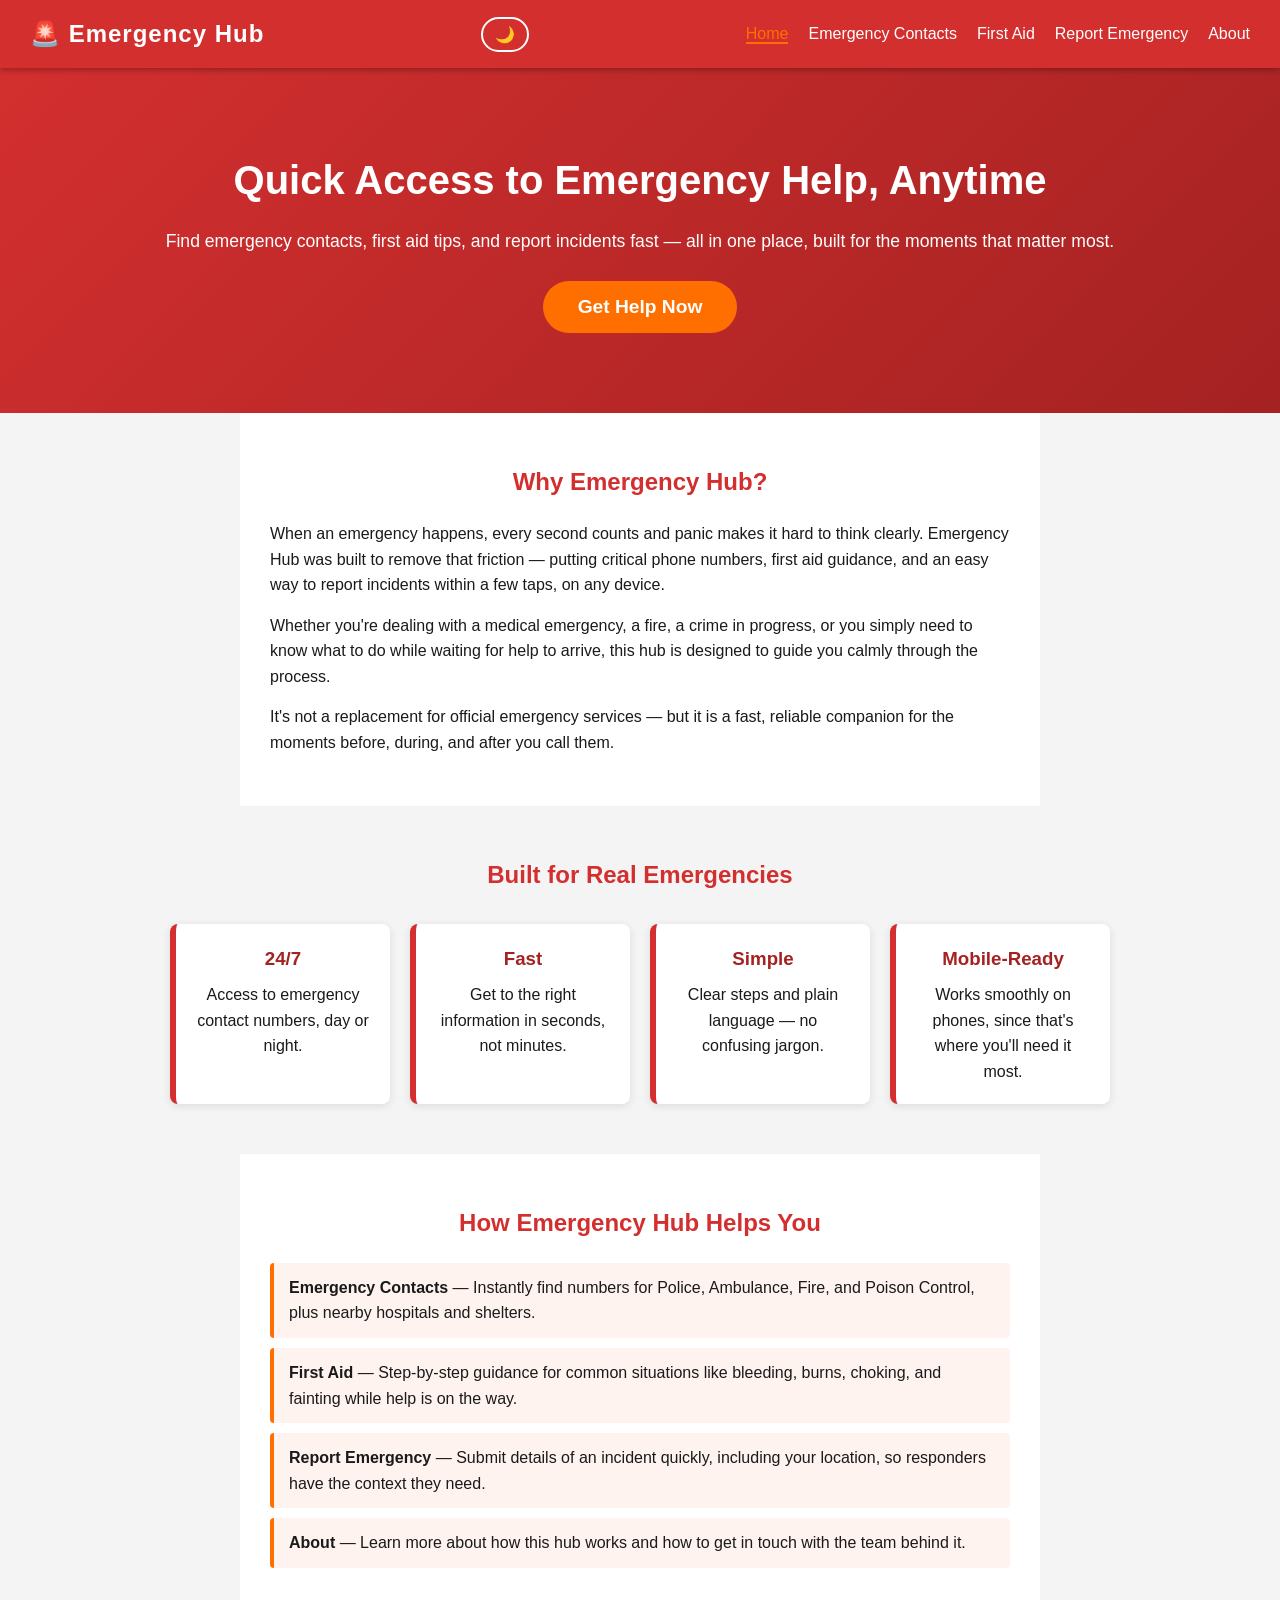
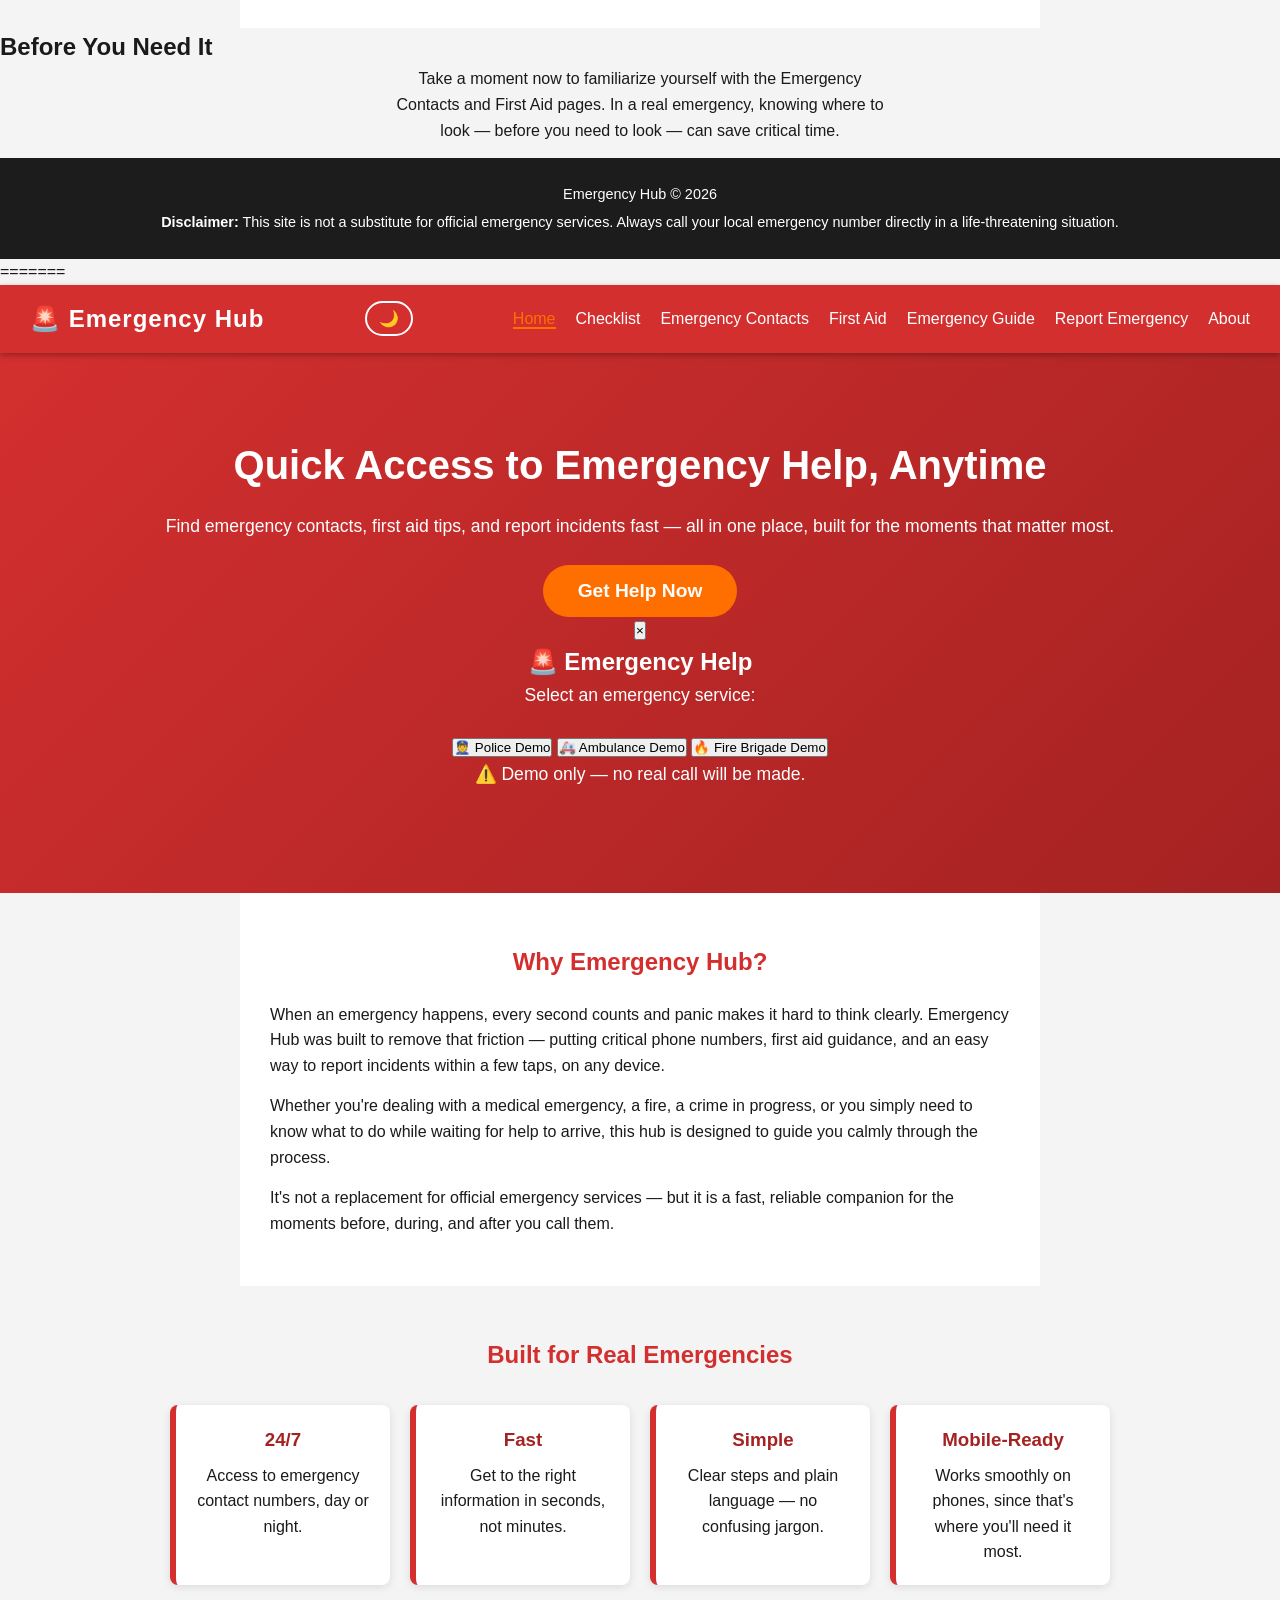
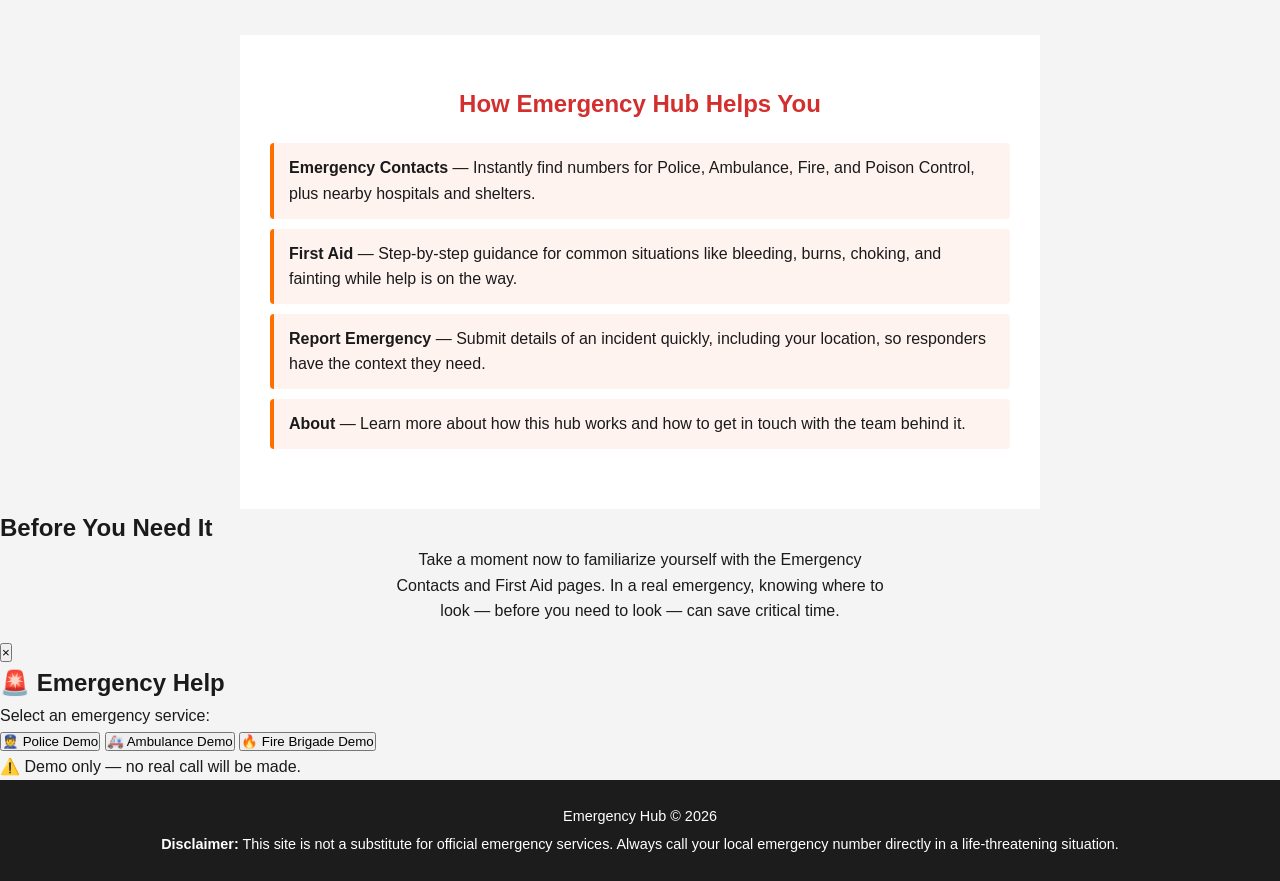
<file: index.html>
<!-- <<<<<<< sajid-khatri -->
<!DOCTYPE html>
<html lang="en">
<head>
  <meta charset="UTF-8">
  <meta name="viewport" content="width=device-width, initial-scale=1.0">
  <title>Emergency Hub - Home</title>
  <link rel="stylesheet" href="style.css">
</head>
<body>

  <!-- ===== HEADER ===== -->
  <header>
    <div class="logo">🚨 Emergency Hub</div>
    <button id="themeToggle" class="theme-toggle">🌙</button>
    <nav>
      <button class="menu-toggle" id="menuToggle">☰</button>
      <ul id="navLinks">
        <li><a href="index.html" class="active">Home</a></li>
        <li><a href="contacts.html">Emergency Contacts</a></li>
        <li><a href="firstaid.html">First Aid</a></li>
        <li><a href="form.html">Report Emergency</a></li>
        <li><a href="about.html">About</a></li>
      </ul>
    </nav>
  </header>

  <!-- ===== HERO SECTION ===== -->
  <section class="hero" id="home">
    <h1>Quick Access to Emergency Help, Anytime</h1>
    <p>Find emergency contacts, first aid tips, and report incidents fast — all in one place, built for the moments that matter most.</p>
    <button class="btn-emergency" id="callEmergencyBtn">Get Help Now</button>
  </section>

  <!-- ===== WHY THIS SITE EXISTS ===== -->
  <section class="firstaid" id="intro">
    <h2>Why Emergency Hub?</h2>
    <p style="margin-bottom: 15px;">
      When an emergency happens, every second counts and panic makes it hard to think clearly. Emergency Hub was built to remove that friction — putting critical phone numbers, first aid guidance, and an easy way to report incidents within a few taps, on any device.
    </p>
    <p style="margin-bottom: 15px;">
      Whether you're dealing with a medical emergency, a fire, a crime in progress, or you simply need to know what to do while waiting for help to arrive, this hub is designed to guide you calmly through the process.
    </p>
    <p>
      It's not a replacement for official emergency services — but it is a fast, reliable companion for the moments before, during, and after you call them.
    </p>
  </section>

  <!-- ===== KEY STATS / TRUST SECTION ===== -->
  <section class="contacts" id="stats">
    <h2>Built for Real Emergencies</h2>
    <div class="contact-cards">
      <div class="card">
        <h3>24/7</h3>
        <p>Access to emergency contact numbers, day or night.</p>
      </div>
      <div class="card">
        <h3>Fast</h3>
        <p>Get to the right information in seconds, not minutes.</p>
      </div>
      <div class="card">
        <h3>Simple</h3>
        <p>Clear steps and plain language — no confusing jargon.</p>
      </div>
      <div class="card">
        <h3>Mobile-Ready</h3>
        <p>Works smoothly on phones, since that's where you'll need it most.</p>
      </div>
    </div>
  </section>

  <!-- ===== HOW IT WORKS ===== -->
  <section class="firstaid" id="how-it-works">
    <h2>How Emergency Hub Helps You</h2>
    <ul>
      <li><strong>Emergency Contacts</strong> — Instantly find numbers for Police, Ambulance, Fire, and Poison Control, plus nearby hospitals and shelters.</li>
      <li><strong>First Aid</strong> — Step-by-step guidance for common situations like bleeding, burns, choking, and fainting while help is on the way.</li>
      <li><strong>Report Emergency</strong> — Submit details of an incident quickly, including your location, so responders have the context they need.</li>
      <li><strong>About</strong> — Learn more about how this hub works and how to get in touch with the team behind it.</li>
    </ul>
  </section>

  <!-- ===== SAFETY REMINDER ===== -->
  <section class="report-form" id="reminder">
    <h2>Before You Need It</h2>
    <p style="max-width: 500px; margin: 0 auto 15px; text-align: center;">
      Take a moment now to familiarize yourself with the Emergency Contacts and First Aid pages. In a real emergency, knowing where to look — before you need to look — can save critical time.
    </p>
  </section>

  <!-- ===== FOOTER ===== -->
  <footer>
    <p>Emergency Hub &copy; 2026</p>
    <p><strong>Disclaimer:</strong> This site is not a substitute for official emergency services. Always call your local emergency number directly in a life-threatening situation.</p>
  </footer>

  <script src="script.js"></script>
</body>
=======
<!DOCTYPE html>
<html lang="en">
<head>
  <meta charset="UTF-8">
  <meta name="viewport" content="width=device-width, initial-scale=1.0">
  <title>Emergency Hub - Home</title>
  <link rel="stylesheet" href="style.css">
</head>
<body>

  <!-- ===== HEADER ===== -->
  <header>
    <div class="logo">🚨 Emergency Hub</div>
    <button id="themeToggle" class="theme-toggle">🌙</button>
    <nav>
      <button class="menu-toggle" id="menuToggle">☰</button>
      <ul id="navLinks">
        <li><a href="index.html" class="active">Home</a></li>
        <li><a href="checklist.html">Checklist</a></li>
        <li><a href="contacts.html">Emergency Contacts</a></li>
        <li><a href="firstaid.html">First Aid</a></li>
        <li>
  <a href="emergency-guide.html">
    Emergency Guide
  </a>
</li>
        <li><a href="form.html">Report Emergency</a></li>
        <li><a href="about.html">About</a></li>
      </ul>
    </nav>
  </header>

  <!-- ===== HERO SECTION ===== -->
  <section class="hero" id="home">
    <h1>Quick Access to Emergency Help, Anytime</h1>
    <p>Find emergency contacts, first aid tips, and report incidents fast — all in one place, built for the moments that matter most.</p>
    <button class="btn-emergency" id="callEmergencyBtn">Get Help Now</button>

<!-- EMERGENCY POPUP -->

<div id="emergencyPopup" class="emergency-popup">

  <div class="popup-content">

    <button id="closeEmergencyPopup" class="close-popup">
      &times;
    </button>

    <h2>🚨 Emergency Help</h2>

    <p>Select an emergency service:</p>

    <div class="emergency-options">

      <button class="emergency-option" id="policeDemo">
        👮 Police
        <span>Demo</span>
      </button>

      <button class="emergency-option" id="ambulanceDemo">
        🚑 Ambulance
        <span>Demo</span>
      </button>

      <button class="emergency-option" id="fireDemo">
        🔥 Fire Brigade
        <span>Demo</span>
      </button>

    </div>

    <p class="popup-warning">
      ⚠️ Demo only — no real call will be made.
    </p>

  </div>

</div>



  </section>

  <!-- ===== WHY THIS SITE EXISTS ===== -->
  <section class="firstaid" id="intro">
    <h2>Why Emergency Hub?</h2>
    <p style="margin-bottom: 15px;">
      When an emergency happens, every second counts and panic makes it hard to think clearly. Emergency Hub was built to remove that friction — putting critical phone numbers, first aid guidance, and an easy way to report incidents within a few taps, on any device.
    </p>
    <p style="margin-bottom: 15px;">
      Whether you're dealing with a medical emergency, a fire, a crime in progress, or you simply need to know what to do while waiting for help to arrive, this hub is designed to guide you calmly through the process.
    </p>
    <p>
      It's not a replacement for official emergency services — but it is a fast, reliable companion for the moments before, during, and after you call them.
    </p>
  </section>

  <!-- ===== KEY STATS / TRUST SECTION ===== -->
  <section class="contacts" id="stats">
    <h2>Built for Real Emergencies</h2>
    <div class="contact-cards">
      <div class="card">
        <h3>24/7</h3>
        <p>Access to emergency contact numbers, day or night.</p>
      </div>
      <div class="card">
        <h3>Fast</h3>
        <p>Get to the right information in seconds, not minutes.</p>
      </div>
      <div class="card">
        <h3>Simple</h3>
        <p>Clear steps and plain language — no confusing jargon.</p>
      </div>
      <div class="card">
        <h3>Mobile-Ready</h3>
        <p>Works smoothly on phones, since that's where you'll need it most.</p>
      </div>
    </div>
  </section>

  <!-- ===== HOW IT WORKS ===== -->
  <section class="firstaid" id="how-it-works">
    <h2>How Emergency Hub Helps You</h2>
    <ul>
      <li><strong>Emergency Contacts</strong> — Instantly find numbers for Police, Ambulance, Fire, and Poison Control, plus nearby hospitals and shelters.</li>
      <li><strong>First Aid</strong> — Step-by-step guidance for common situations like bleeding, burns, choking, and fainting while help is on the way.</li>
      <li><strong>Report Emergency</strong> — Submit details of an incident quickly, including your location, so responders have the context they need.</li>
      <li><strong>About</strong> — Learn more about how this hub works and how to get in touch with the team behind it.</li>
    </ul>
  </section>

  <!-- ===== SAFETY REMINDER ===== -->
  <section class="report-form" id="reminder">
    <h2>Before You Need It</h2>
    <p style="max-width: 500px; margin: 0 auto 15px; text-align: center;">
      Take a moment now to familiarize yourself with the Emergency Contacts and First Aid pages. In a real emergency, knowing where to look — before you need to look — can save critical time.
    </p>
  </section>





   
  <!-- EMERGENCY POPUP-->



<div id="emergencyPopup" class="emergency-popup">

  <div class="popup-content">

    <button id="closeEmergencyPopup" class="close-popup">
      &times;
    </button>

    <h2>🚨 Emergency Help</h2>

    <p>Select an emergency service:</p>

    <div class="emergency-options">

      <button class="emergency-option" id="policeDemo">
        👮 Police
        <span>Demo</span>
      </button>

      <button class="emergency-option" id="ambulanceDemo">
        🚑 Ambulance
        <span>Demo</span>
      </button>

      <button class="emergency-option" id="fireDemo">
        🔥 Fire Brigade
        <span>Demo</span>
      </button>

    </div>

    <p class="popup-warning">
      ⚠️ Demo only — no real call will be made.
    </p>

  </div>

</div>
 
  <!-- ===== FOOTER ===== -->
  <footer>
   <p>Emergency Hub &copy; 2026</p>
    <p><strong>Disclaimer:</strong> This site is not a substitute for official emergency services. Always call your local emergency number directly in a life-threatening situation.</p>
  </footer>

  <script src="script.js"></script>
</body>
<!-- >>>>>>> main -->
</html>
</file>
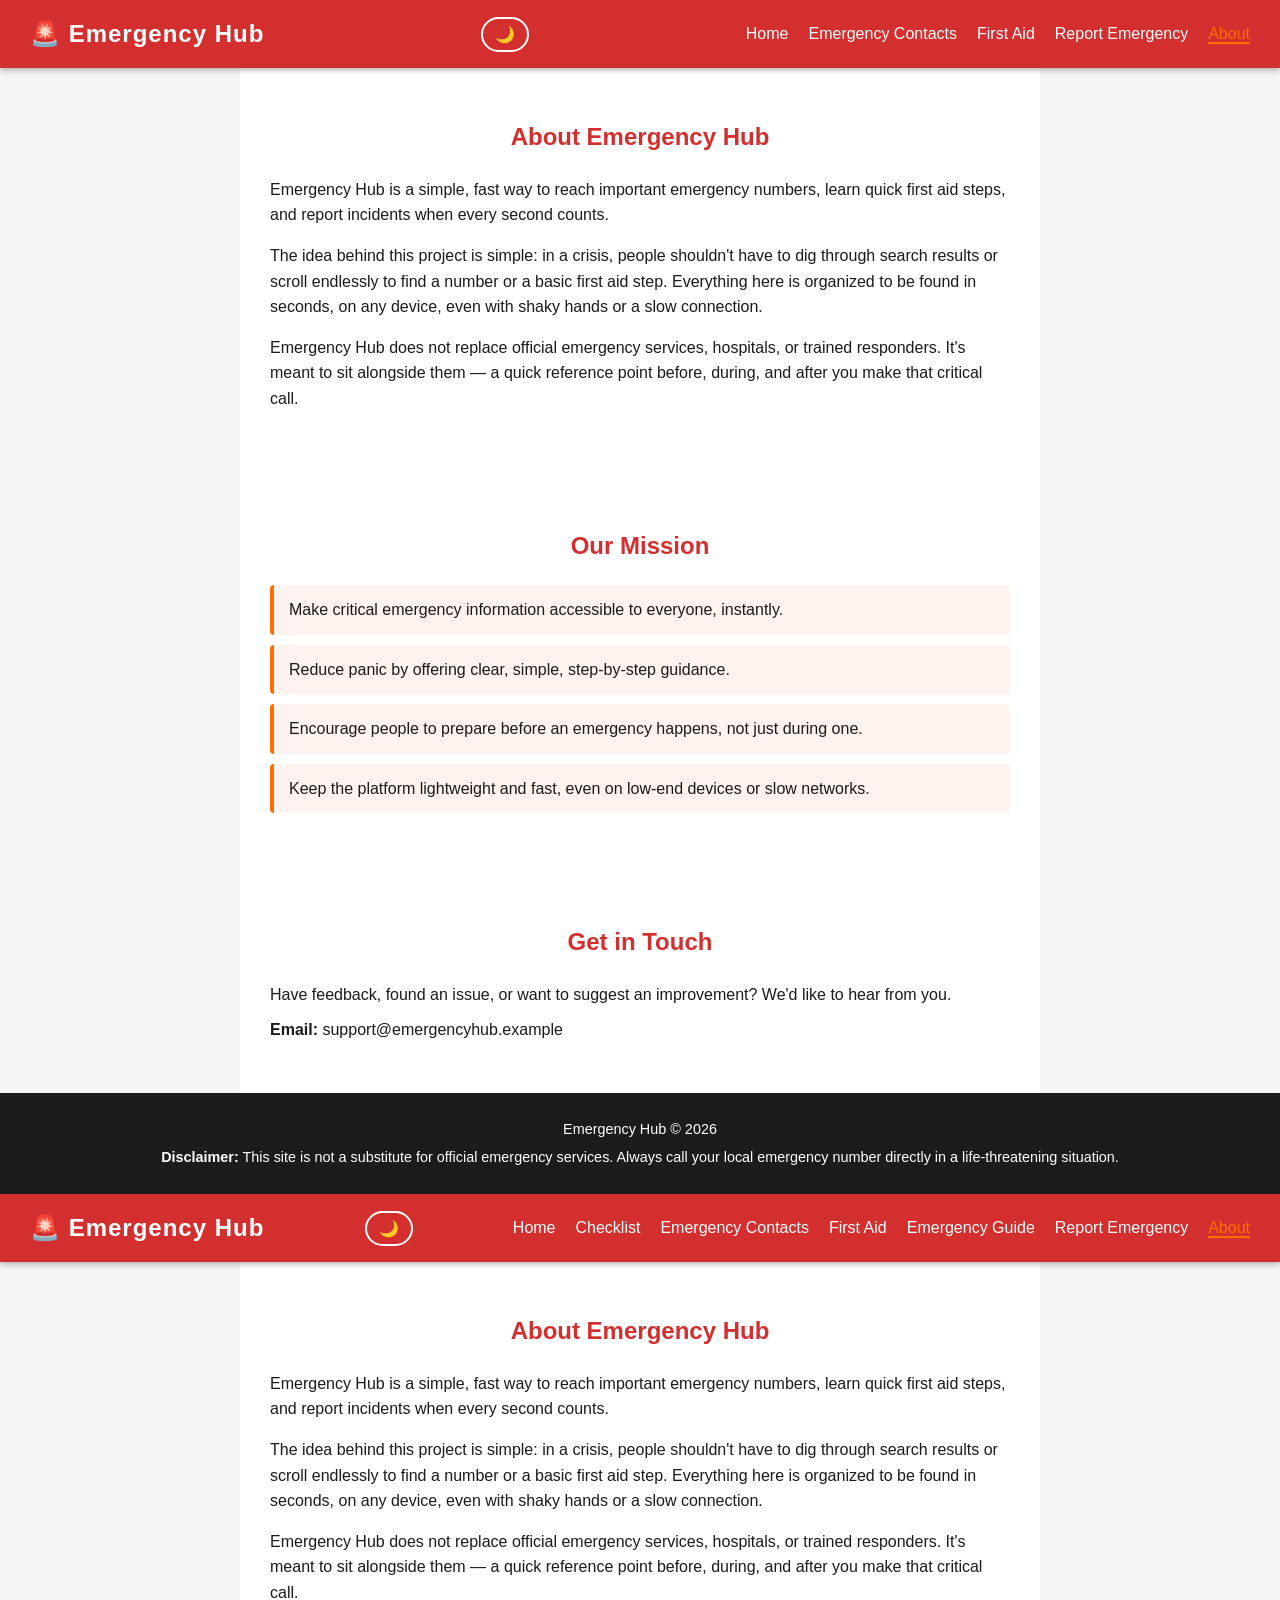
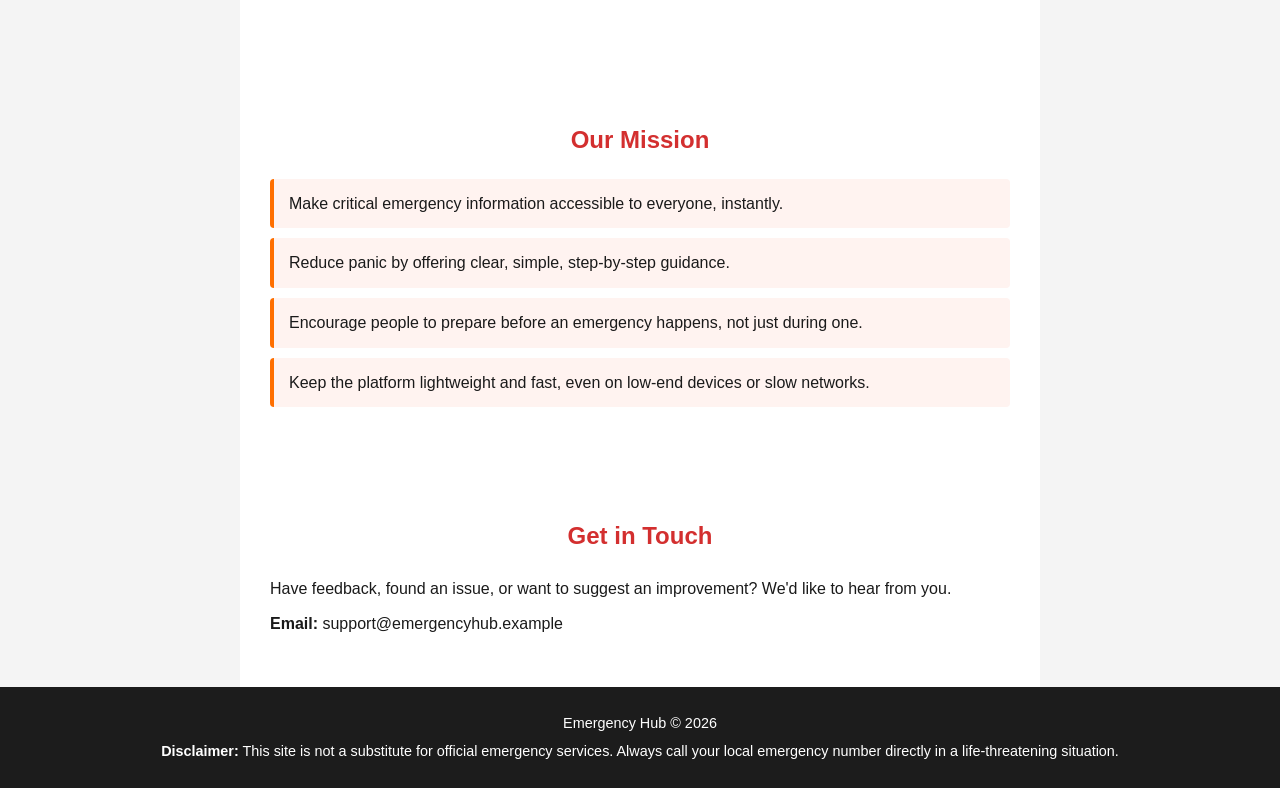
<file: about.html>
<!-- <<<<<<< sajid-khatri -->
<!DOCTYPE html>
<html lang="en">
<head>
  <meta charset="UTF-8">
  <meta name="viewport" content="width=device-width, initial-scale=1.0">
  <title>Emergency Hub - About</title>
  <link rel="stylesheet" href="style.css">
</head>
<body>

  <header>
    <div class="logo">🚨 Emergency Hub</div>
    <button id="themeToggle" class="theme-toggle">🌙</button>
    <nav>
      <button class="menu-toggle" id="menuToggle">☰</button>
      <ul id="navLinks">
        <li><a href="index.html">Home</a></li>
        <li><a href="contacts.html">Emergency Contacts</a></li>
        <li><a href="firstaid.html">First Aid</a></li>
        <li><a href="form.html">Report Emergency</a></li>
        <li><a href="about.html" class="active">About</a></li>
      </ul>
    </nav>
  </header>

  <section class="firstaid" id="about-section">
    <h2>About Emergency Hub</h2>
    <p style="margin-bottom: 15px;">
      Emergency Hub is a simple, fast way to reach important emergency numbers, learn quick first aid steps, and report incidents when every second counts.
    </p>
    <p style="margin-bottom: 15px;">
      The idea behind this project is simple: in a crisis, people shouldn't have to dig through search results or scroll endlessly to find a number or a basic first aid step. Everything here is organized to be found in seconds, on any device, even with shaky hands or a slow connection.
    </p>
    <p style="margin-bottom: 15px;">
      Emergency Hub does not replace official emergency services, hospitals, or trained responders. It's meant to sit alongside them — a quick reference point before, during, and after you make that critical call.
    </p>
  </section>

  <section class="firstaid" id="mission">
    <h2>Our Mission</h2>
    <ul>
      <li>Make critical emergency information accessible to everyone, instantly.</li>
      <li>Reduce panic by offering clear, simple, step-by-step guidance.</li>
      <li>Encourage people to prepare before an emergency happens, not just during one.</li>
      <li>Keep the platform lightweight and fast, even on low-end devices or slow networks.</li>
    </ul>
  </section>

  <section class="firstaid" id="contact-us">
    <h2>Get in Touch</h2>
    <p style="margin-bottom: 10px;">
      Have feedback, found an issue, or want to suggest an improvement? We'd like to hear from you.
    </p>
    <p><strong>Email:</strong> support@emergencyhub.example</p>
  </section>

  <footer>
    <p>Emergency Hub &copy; 2026</p>
    <p><strong>Disclaimer:</strong> This site is not a substitute for official emergency services. Always call your local emergency number directly in a life-threatening situation.</p>
  </footer>

  <script src="script.js"></script>
</body>
<!-- ======= -->
<!DOCTYPE html>
<html lang="en">
<head>
  <meta charset="UTF-8">
  <meta name="viewport" content="width=device-width, initial-scale=1.0">
  <title>Emergency Hub - About</title>
  <link rel="stylesheet" href="style.css">
</head>
<body>

  <header>
    <div class="logo">🚨 Emergency Hub</div>
    <button id="themeToggle" class="theme-toggle">🌙</button>
    <nav>
      <button class="menu-toggle" id="menuToggle">☰</button>
      <ul id="navLinks">
        <li><a href="index.html">Home</a></li>
        <li><a href="checklist.html">Checklist</a></li>
        <li><a href="contacts.html">Emergency Contacts</a></li>
        <li><a href="firstaid.html">First Aid</a></li>
       <li>
  <a href="emergency-guide.html">
    Emergency Guide
  </a>
</li>



        <li><a href="form.html">Report Emergency</a></li>
        <li><a href="about.html" class="active">About</a></li>
      </ul>
    </nav>
  </header>

  <section class="firstaid" id="about-section">
    <h2>About Emergency Hub</h2>
    <p style="margin-bottom: 15px;">
      Emergency Hub is a simple, fast way to reach important emergency numbers, learn quick first aid steps, and report incidents when every second counts.
    </p>
    <p style="margin-bottom: 15px;">
      The idea behind this project is simple: in a crisis, people shouldn't have to dig through search results or scroll endlessly to find a number or a basic first aid step. Everything here is organized to be found in seconds, on any device, even with shaky hands or a slow connection.
    </p>
    <p style="margin-bottom: 15px;">
      Emergency Hub does not replace official emergency services, hospitals, or trained responders. It's meant to sit alongside them — a quick reference point before, during, and after you make that critical call.
    </p>
  </section>

  <section class="firstaid" id="mission">
    <h2>Our Mission</h2>
    <ul>
      <li>Make critical emergency information accessible to everyone, instantly.</li>
      <li>Reduce panic by offering clear, simple, step-by-step guidance.</li>
      <li>Encourage people to prepare before an emergency happens, not just during one.</li>
      <li>Keep the platform lightweight and fast, even on low-end devices or slow networks.</li>
    </ul>
  </section>

  <section class="firstaid" id="contact-us">
    <h2>Get in Touch</h2>
    <p style="margin-bottom: 10px;">
      Have feedback, found an issue, or want to suggest an improvement? We'd like to hear from you.
    </p>
    <p><strong>Email:</strong> support@emergencyhub.example</p>
  </section>

  <footer>
    <p>Emergency Hub &copy; 2026</p>
    <p><strong>Disclaimer:</strong> This site is not a substitute for official emergency services. Always call your local emergency number directly in a life-threatening situation.</p>
  </footer>

  <script src="script.js"></script>
</body>
<!-- >>>>>>> main -->
</html>
</file>
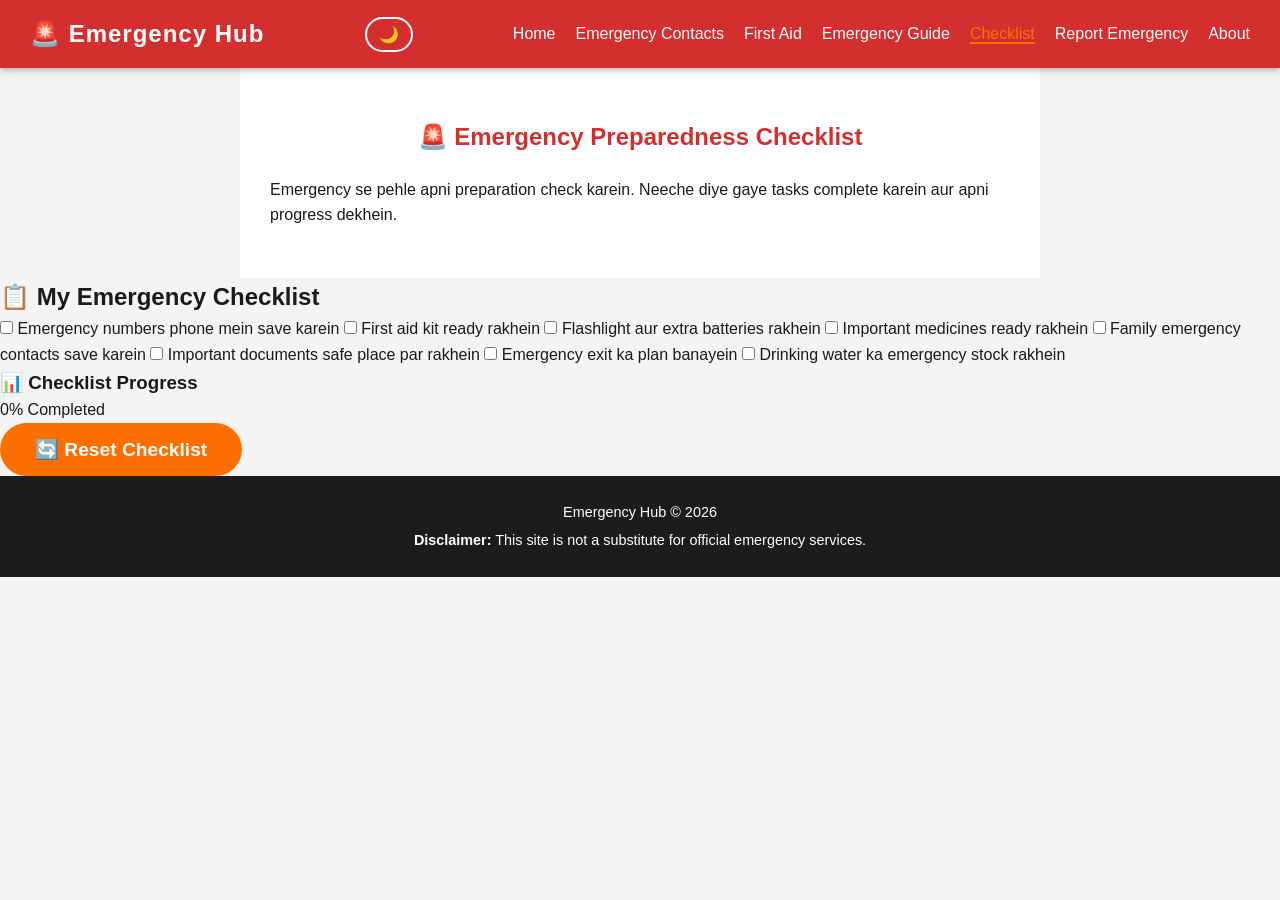
<file: checklist.html>
<!DOCTYPE html>
<html lang="en">
<head>
  <meta charset="UTF-8">
  <meta name="viewport" content="width=device-width, initial-scale=1.0">

  <title>Emergency Hub - Checklist</title>

  <link rel="stylesheet" href="style.css">
</head>

<body>

  <!-- ===== HEADER ===== -->
  <header>

    <div class="logo">🚨 Emergency Hub</div>

    <button id="themeToggle" class="theme-toggle">🌙</button>

    <nav>
      <button class="menu-toggle" id="menuToggle">☰</button>

      <ul id="navLinks">
        <li><a href="index.html">Home</a></li>
        <li><a href="contacts.html">Emergency Contacts</a></li>
        <li><a href="firstaid.html">First Aid</a></li>
<li>
  <a href="emergency-guide.html">
    Emergency Guide
  </a>
</li>

        <li><a href="checklist.html" class="active">Checklist</a></li>
        <li><a href="form.html">Report Emergency</a></li>
        <li><a href="about.html">About</a></li>
      </ul>
    </nav>

  </header>


  <!-- ===== CHECKLIST INTRO ===== -->
  <section class="firstaid">

    <h2>🚨 Emergency Preparedness Checklist</h2>

    <p>
      Emergency se pehle apni preparation check karein.
      Neeche diye gaye tasks complete karein aur apni progress dekhein.
    </p>

  </section>


  <!-- ===== CHECKLIST ===== -->
  <section class="checklist-section">

    <h2>📋 My Emergency Checklist</h2>

    <div class="checklist-container">

      <label class="check-item">
        <input type="checkbox" class="checklist-box">
        Emergency numbers phone mein save karein
      </label>

      <label class="check-item">
        <input type="checkbox" class="checklist-box">
        First aid kit ready rakhein
      </label>

      <label class="check-item">
        <input type="checkbox" class="checklist-box">
        Flashlight aur extra batteries rakhein
      </label>

      <label class="check-item">
        <input type="checkbox" class="checklist-box">
        Important medicines ready rakhein
      </label>

      <label class="check-item">
        <input type="checkbox" class="checklist-box">
        Family emergency contacts save karein
      </label>

      <label class="check-item">
        <input type="checkbox" class="checklist-box">
        Important documents safe place par rakhein
      </label>

      <label class="check-item">
        <input type="checkbox" class="checklist-box">
        Emergency exit ka plan banayein
      </label>

      <label class="check-item">
        <input type="checkbox" class="checklist-box">
        Drinking water ka emergency stock rakhein
      </label>

    </div>


    <!-- ===== PROGRESS ===== -->

    <div class="progress-box">

      <h3>📊 Checklist Progress</h3>

      <p id="progressText">0% Completed</p>

      <div class="progress-bar">

        <div id="progressFill"></div>

      </div>

    </div>


    <!-- ===== RESET BUTTON ===== -->

    <button id="resetChecklist" class="btn-emergency">
      🔄 Reset Checklist
    </button>

  </section>


  <!-- ===== FOOTER ===== -->

  <footer>

    <p>Emergency Hub &copy; 2026</p>

    <p>
      <strong>Disclaimer:</strong>
      This site is not a substitute for official emergency services.
    </p>

  </footer>


  <script src="script.js"></script>

</body>
</html>
</file>
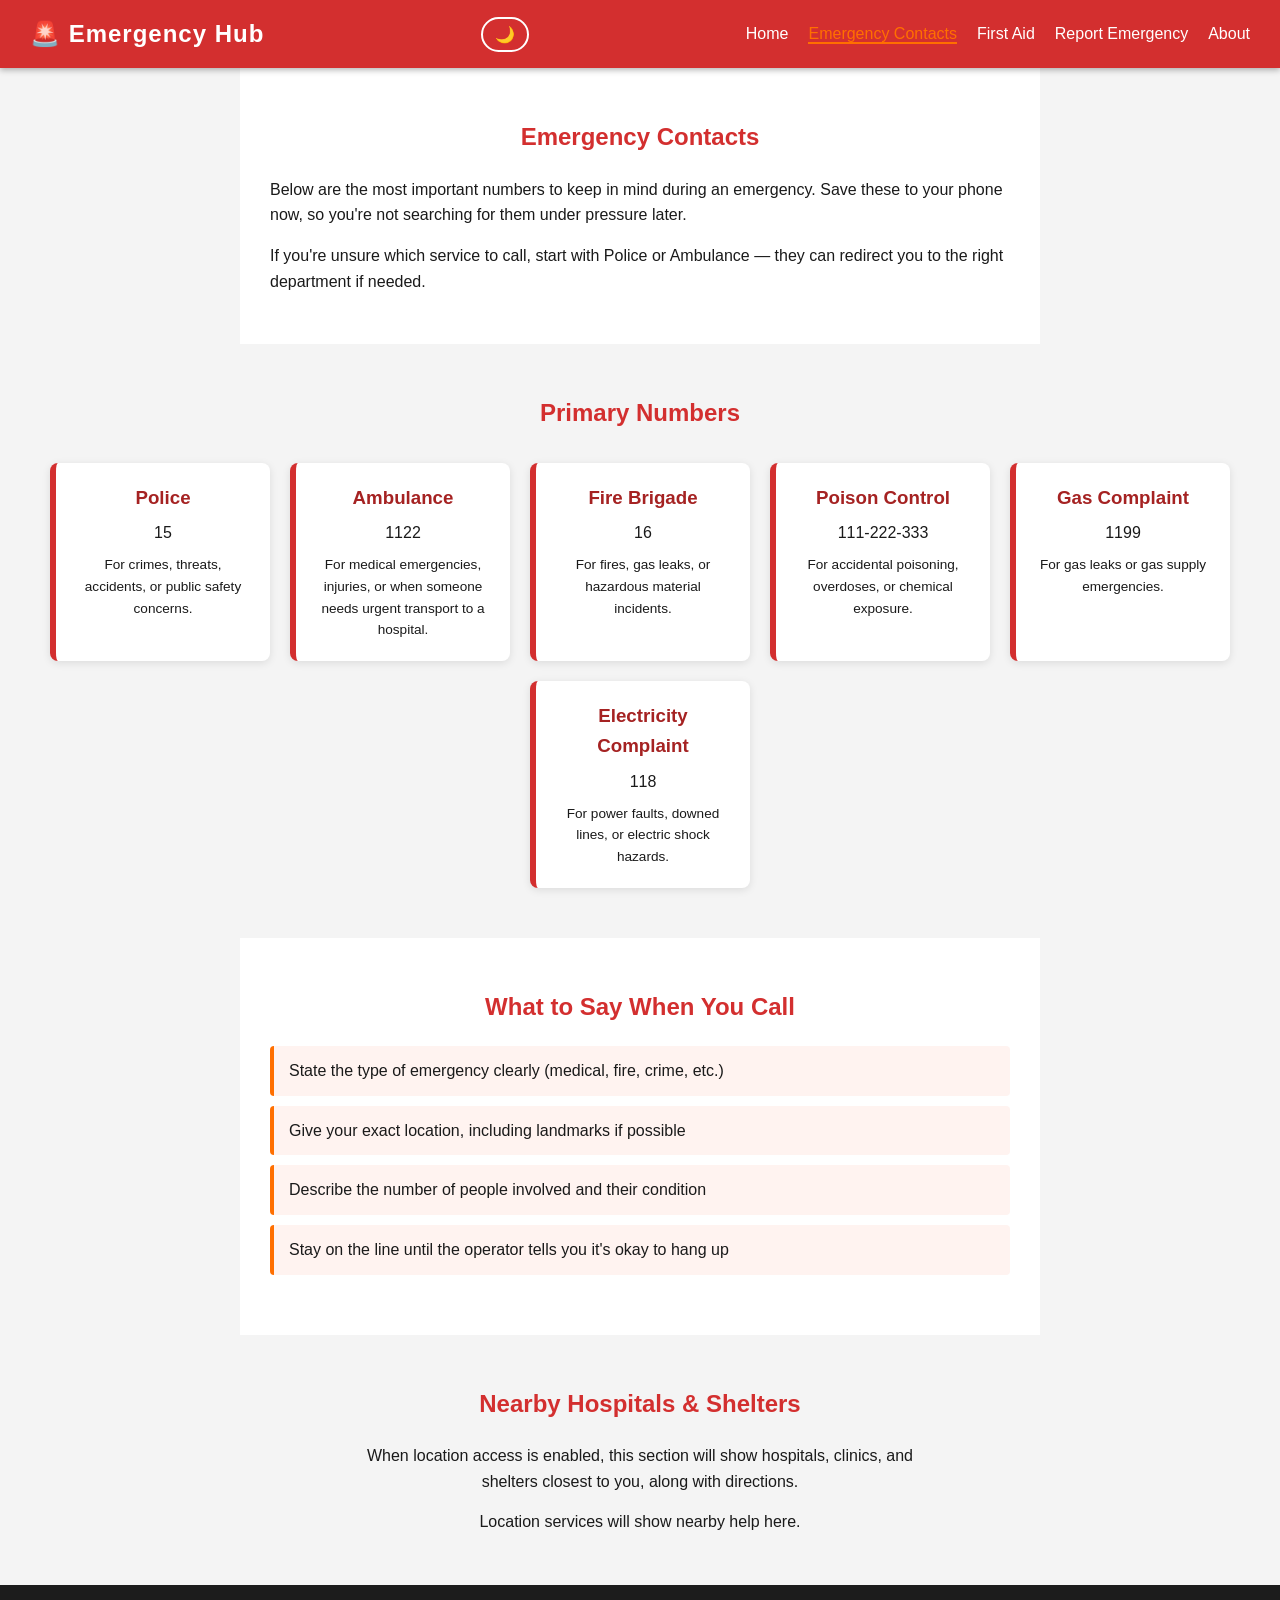
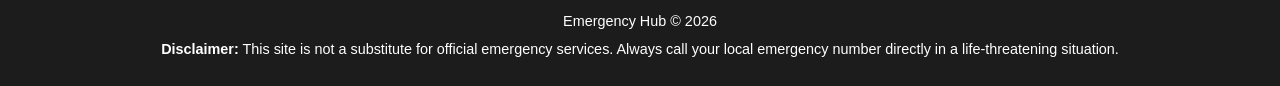
<file: contact.html>
<!DOCTYPE html>
<html lang="en">
<head>
  <meta charset="UTF-8">
  <meta name="viewport" content="width=device-width, initial-scale=1.0">
  <title>Emergency Hub - Contacts</title>
  <link rel="stylesheet" href="style.css">
</head>
<body>

  <header>
    <div class="logo">🚨 Emergency Hub</div>
    <button id="themeToggle" class="theme-toggle">🌙</button>
    <nav>
      <button class="menu-toggle" id="menuToggle">☰</button>
      <ul id="navLinks">
        <li><a href="index.html">Home</a></li>
        <li><a href="contacts.html" class="active">Emergency Contacts</a></li>
        <li><a href="firstaid.html">First Aid</a></li>
        <li><a href="form.html">Report Emergency</a></li>
        <li><a href="about.html">About</a></li>
      </ul>
    </nav>
  </header>

  <section class="firstaid" id="intro">
    <h2>Emergency Contacts</h2>
    <p style="margin-bottom: 15px;">
      Below are the most important numbers to keep in mind during an emergency. Save these to your phone now, so you're not searching for them under pressure later.
    </p>
    <p>
      If you're unsure which service to call, start with Police or Ambulance — they can redirect you to the right department if needed.
    </p>
  </section>

  <section class="contacts" id="contacts">
    <h2>Primary Numbers</h2>
    <div class="contact-cards">
      <div class="card">
        <h3>Police</h3>
        <p>15</p>
        <p style="font-size: 0.85rem; margin-top: 8px;">For crimes, threats, accidents, or public safety concerns.</p>
      </div>
      <div class="card">
        <h3>Ambulance</h3>
        <p>1122</p>
        <p style="font-size: 0.85rem; margin-top: 8px;">For medical emergencies, injuries, or when someone needs urgent transport to a hospital.</p>
      </div>
      <div class="card">
        <h3>Fire Brigade</h3>
        <p>16</p>
        <p style="font-size: 0.85rem; margin-top: 8px;">For fires, gas leaks, or hazardous material incidents.</p>
      </div>
      <div class="card">
        <h3>Poison Control</h3>
        <p>111-222-333</p>
        <p style="font-size: 0.85rem; margin-top: 8px;">For accidental poisoning, overdoses, or chemical exposure.</p>
      </div>

<div class="card">
  <h3>Gas Complaint</h3>
  <p>1199</p>
  <p style="font-size: 0.85rem; margin-top: 8px;">For gas leaks or gas supply emergencies.</p>
</div>
<div class="card">
  <h3>Electricity Complaint</h3>
  <p>118</p>
  <p style="font-size: 0.85rem; margin-top: 8px;">For power faults, downed lines, or electric shock hazards.</p>
</div>

    </div>
  </section>

  <section class="firstaid" id="tips">
    <h2>What to Say When You Call</h2>
    <ul>
      <li>State the type of emergency clearly (medical, fire, crime, etc.)</li>
      <li>Give your exact location, including landmarks if possible</li>
      <li>Describe the number of people involved and their condition</li>
      <li>Stay on the line until the operator tells you it's okay to hang up</li>
    </ul>
  </section>

  <section class="nearby" id="nearby">
    <h2>Nearby Hospitals & Shelters</h2>
    <p style="max-width: 600px; margin: 0 auto 15px;">
      When location access is enabled, this section will show hospitals, clinics, and shelters closest to you, along with directions.
    </p>
    <div id="nearbyList">
      <p>Location services will show nearby help here.</p>
    </div>
  </section>

  <footer>
    <p>Emergency Hub &copy; 2026</p>
    <p><strong>Disclaimer:</strong> This site is not a substitute for official emergency services. Always call your local emergency number directly in a life-threatening situation.</p>
  </footer>

  <script src="script.js"></script>
</body>
</html>
</file>
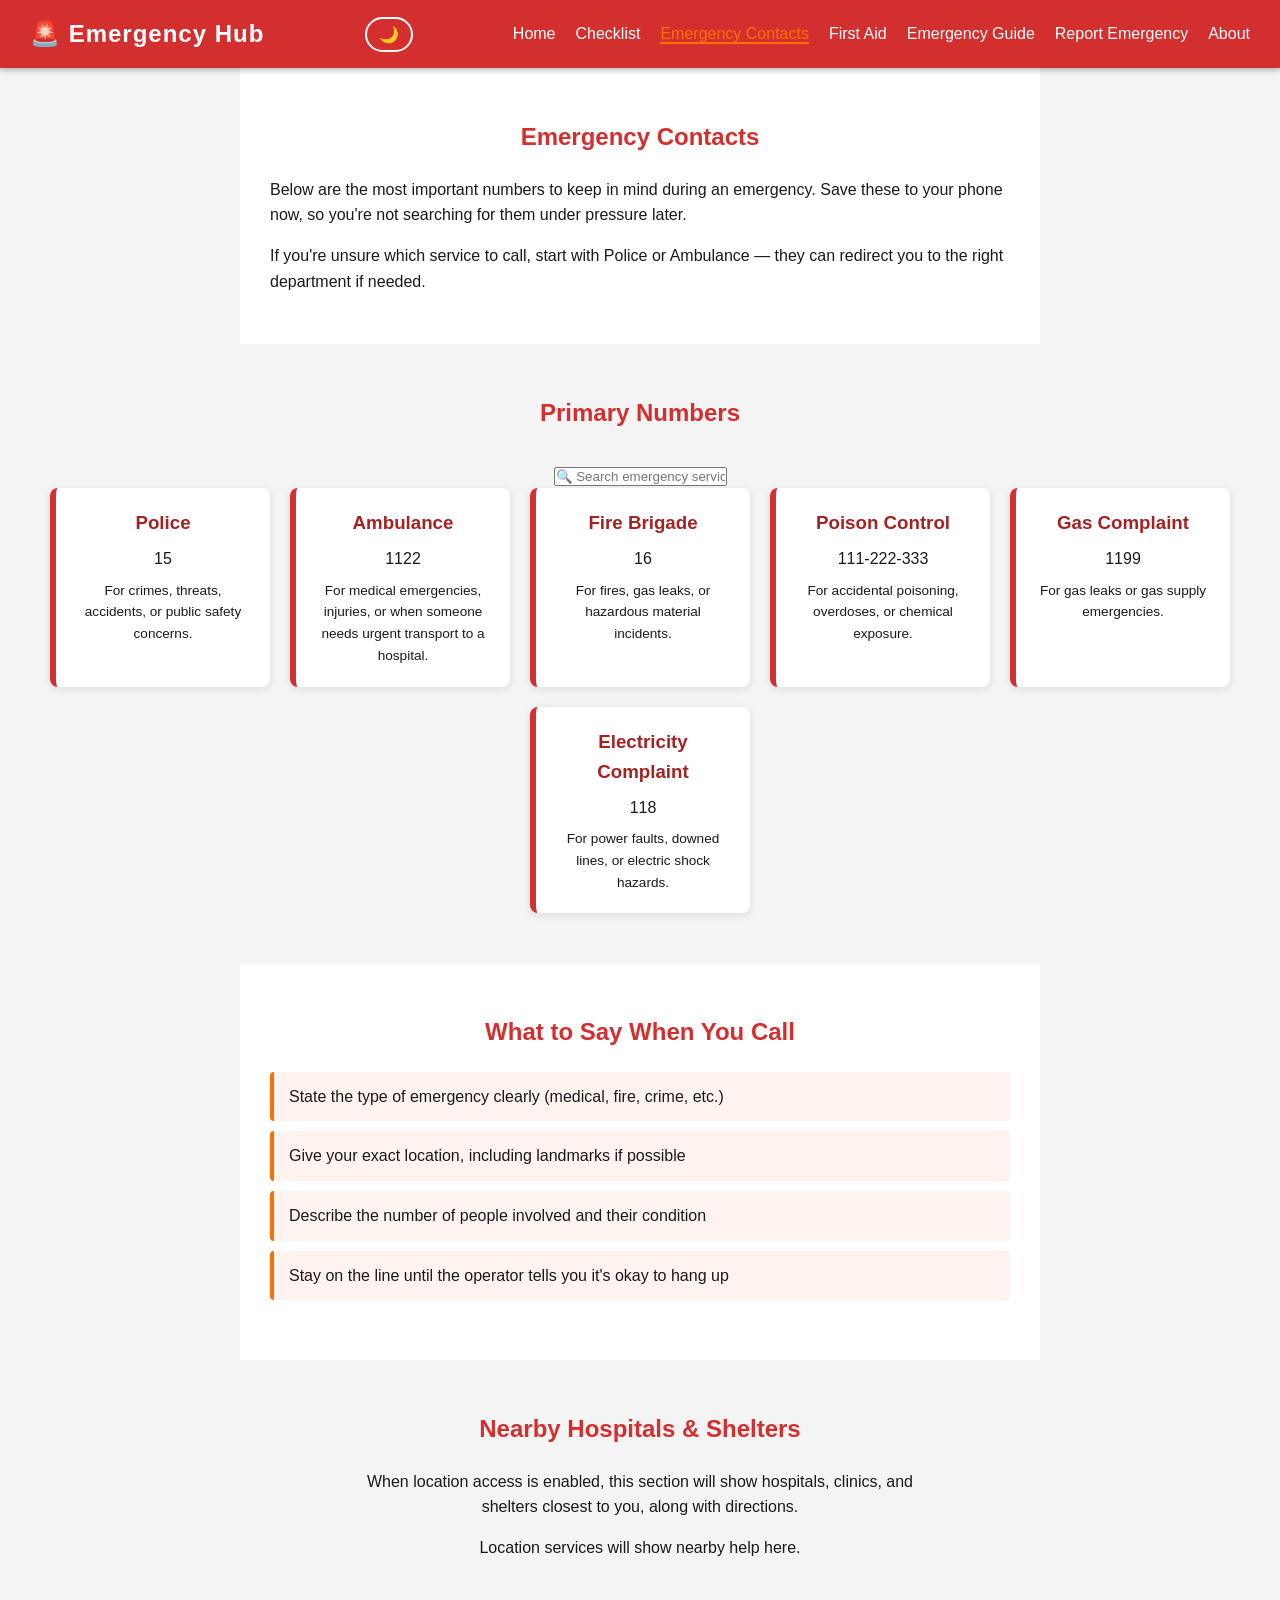
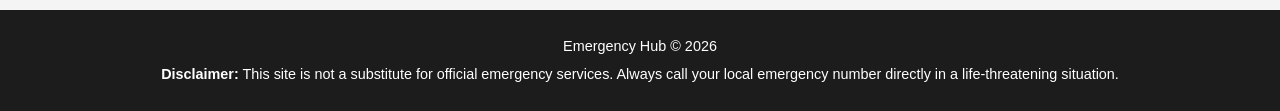
<file: contacts.html>
<!DOCTYPE html>
<html lang="en">
<head>
  <meta charset="UTF-8">
  <meta name="viewport" content="width=device-width, initial-scale=1.0">
  <title>Emergency Hub - Contacts</title>
  <link rel="stylesheet" href="style.css">
</head>
<body>

  <header>
    <div class="logo">🚨 Emergency Hub</div>
    <button id="themeToggle" class="theme-toggle">🌙</button>
    <nav>
      <button class="menu-toggle" id="menuToggle">☰</button>
      <ul id="navLinks">
        <li><a href="index.html">Home</a></li>
        <li><a href="checklist.html">Checklist</a></li>
        <li><a href="contacts.html" class="active">Emergency Contacts</a></li>

        <li><a href="firstaid.html">First Aid</a></li>
        <li>
  <a href="emergency-guide.html">
    Emergency Guide
  </a>
</li>
        <li><a href="form.html">Report Emergency</a></li>
        <li><a href="about.html">About</a></li>
      </ul>
    </nav>
  </header>

  <section class="firstaid" id="intro">
    <h2>Emergency Contacts</h2>
    <p style="margin-bottom: 15px;">
      Below are the most important numbers to keep in mind during an emergency. Save these to your phone now, so you're not searching for them under pressure later.
    </p>
    <p>
      If you're unsure which service to call, start with Police or Ambulance — they can redirect you to the right department if needed.
    </p>
  </section>

<section class="contacts" id="contacts">
    <h2>Primary Numbers</h2>

<div class="search-box">
  <input
    type="text"
    id="contactSearch"
    placeholder="🔍 Search emergency service..."
  >
</div>

<div class="contact-cards">
      <div class="card">
        <h3>Police</h3>
        <p>15</p>
        <p style="font-size: 0.85rem; margin-top: 8px;">For crimes, threats, accidents, or public safety concerns.</p>
      </div>
      <div class="card">
        <h3>Ambulance</h3>
        <p>1122</p>
        <p style="font-size: 0.85rem; margin-top: 8px;">For medical emergencies, injuries, or when someone needs urgent transport to a hospital.</p>
      </div>
      <div class="card">
        <h3>Fire Brigade</h3>
        <p>16</p>
        <p style="font-size: 0.85rem; margin-top: 8px;">For fires, gas leaks, or hazardous material incidents.</p>
      </div>
      <div class="card">
        <h3>Poison Control</h3>
        <p>111-222-333</p>
        <p style="font-size: 0.85rem; margin-top: 8px;">For accidental poisoning, overdoses, or chemical exposure.</p>
      </div>

<div class="card">
  <h3>Gas Complaint</h3>
  <p>1199</p>
  <p style="font-size: 0.85rem; margin-top: 8px;">For gas leaks or gas supply emergencies.</p>
</div>
<div class="card">
  <h3>Electricity Complaint</h3>
  <p>118</p>
  <p style="font-size: 0.85rem; margin-top: 8px;">For power faults, downed lines, or electric shock hazards.</p>
</div>

    </div>
  </section>

  <section class="firstaid" id="tips">
    <h2>What to Say When You Call</h2>
    <ul>
      <li>State the type of emergency clearly (medical, fire, crime, etc.)</li>
      <li>Give your exact location, including landmarks if possible</li>
      <li>Describe the number of people involved and their condition</li>
      <li>Stay on the line until the operator tells you it's okay to hang up</li>
    </ul>
  </section>

  <section class="nearby" id="nearby">
    <h2>Nearby Hospitals & Shelters</h2>
    <p style="max-width: 600px; margin: 0 auto 15px;">
      When location access is enabled, this section will show hospitals, clinics, and shelters closest to you, along with directions.
    </p>
    <div id="nearbyList">
      <p>Location services will show nearby help here.</p>
    </div>
  </section>

  <footer>
    <p>Emergency Hub &copy; 2026</p>
    <p><strong>Disclaimer:</strong> This site is not a substitute for official emergency services. Always call your local emergency number directly in a life-threatening situation.</p>
  </footer>

  <script src="script.js"></script>
</body>
</html>
</file>
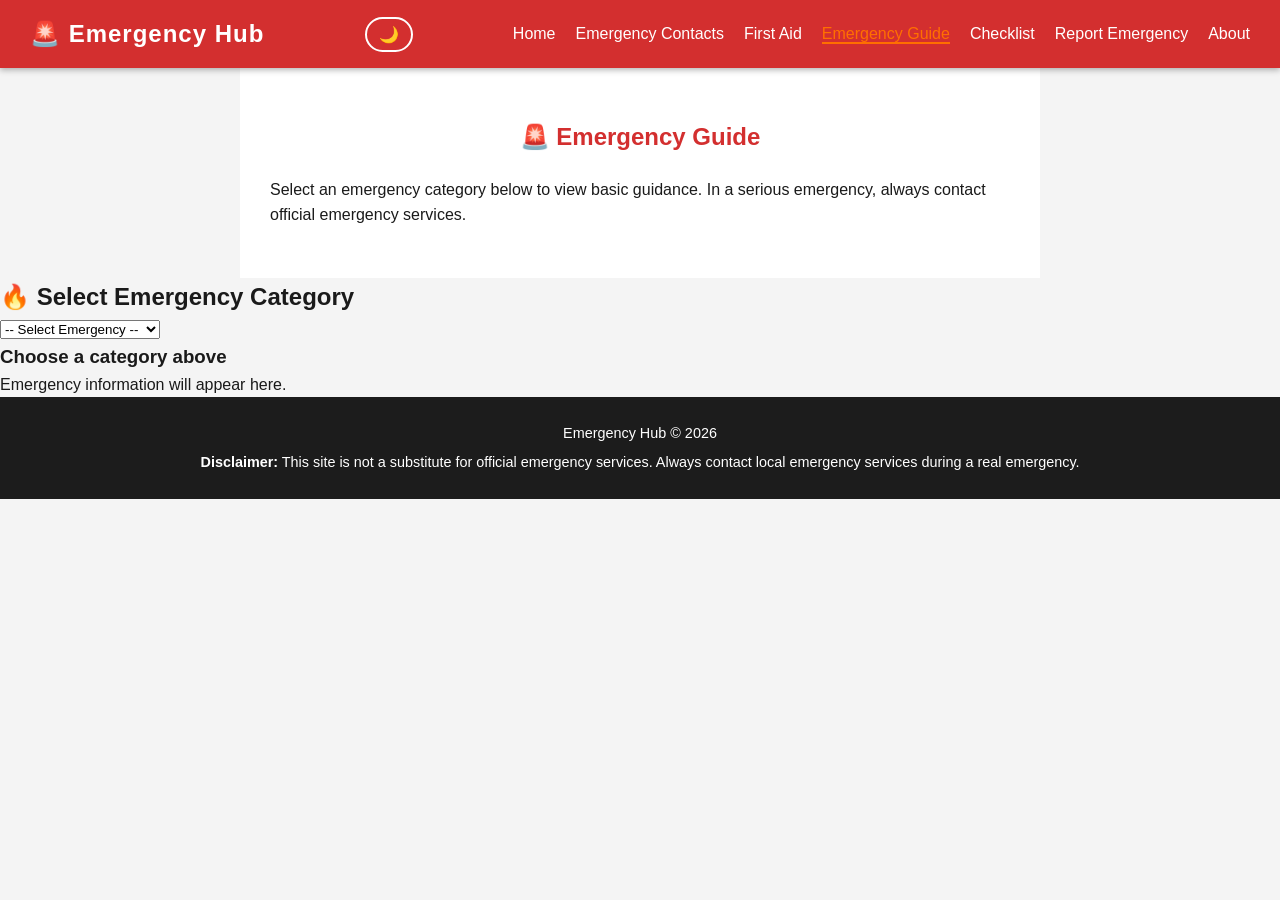
<file: emergency-guide.html>
<!DOCTYPE html>
<html lang="en">

<head>
  <meta charset="UTF-8">
  <meta name="viewport" content="width=device-width, initial-scale=1.0">

  <title>Emergency Hub - Emergency Guide</title>

  <link rel="stylesheet" href="style.css">
</head>

<body>

  <!-- ===== HEADER ===== -->

  <header>

    <div class="logo">🚨 Emergency Hub</div>

    <button id="themeToggle" class="theme-toggle">🌙</button>

    <nav>

      <button class="menu-toggle" id="menuToggle">☰</button>

      <ul id="navLinks">

        <li>
          <a href="index.html">Home</a>
        </li>

        <li>
          <a href="contacts.html">Emergency Contacts</a>
        </li>

        <li>
          <a href="firstaid.html">First Aid</a>
        </li>

        <li>
          <a href="emergency-guide.html" class="active">
            Emergency Guide
          </a>
        </li>

        <li>
          <a href="checklist.html">Checklist</a>
        </li>

        <li>
          <a href="form.html">Report Emergency</a>
        </li>

        <li>
          <a href="about.html">About</a>
        </li>

      </ul>

    </nav>

  </header>


  <!-- ===== INTRO ===== -->

  <section class="firstaid">

    <h2>🚨 Emergency Guide</h2>

    <p>
      Select an emergency category below to view basic guidance.
      In a serious emergency, always contact official emergency services.
    </p>

  </section>


  <!-- ===== CATEGORY SELECTOR ===== -->

  <section class="category-section">

    <h2>🔥 Select Emergency Category</h2>

    <select id="emergencyCategory">

      <option value="">
        -- Select Emergency --
      </option>

      <option value="medical">
        🚑 Medical Emergency
      </option>

      <option value="fire">
        🔥 Fire Emergency
      </option>

      <option value="accident">
        🚗 Road Accident
      </option>

      <option value="bleeding">
        🩸 Severe Bleeding
      </option>

      <option value="electric">
        ⚡ Electric Shock
      </option>

      <option value="gas">
        ⛽ Gas Leakage
      </option>

    </select>


    <!-- ===== DYNAMIC RESULT ===== -->

    <div id="emergencyResult" class="emergency-result">

      <h3>Choose a category above</h3>

      <p>
        Emergency information will appear here.
      </p>

    </div>

  </section>


  <!-- ===== FOOTER ===== -->

  <footer>

    <p>
      Emergency Hub &copy; 2026
    </p>

    <p>
      <strong>Disclaimer:</strong>
      This site is not a substitute for official emergency services.
      Always contact local emergency services during a real emergency.
    </p>

  </footer>


  <script src="script.js"></script>

</body>

</html>
</file>
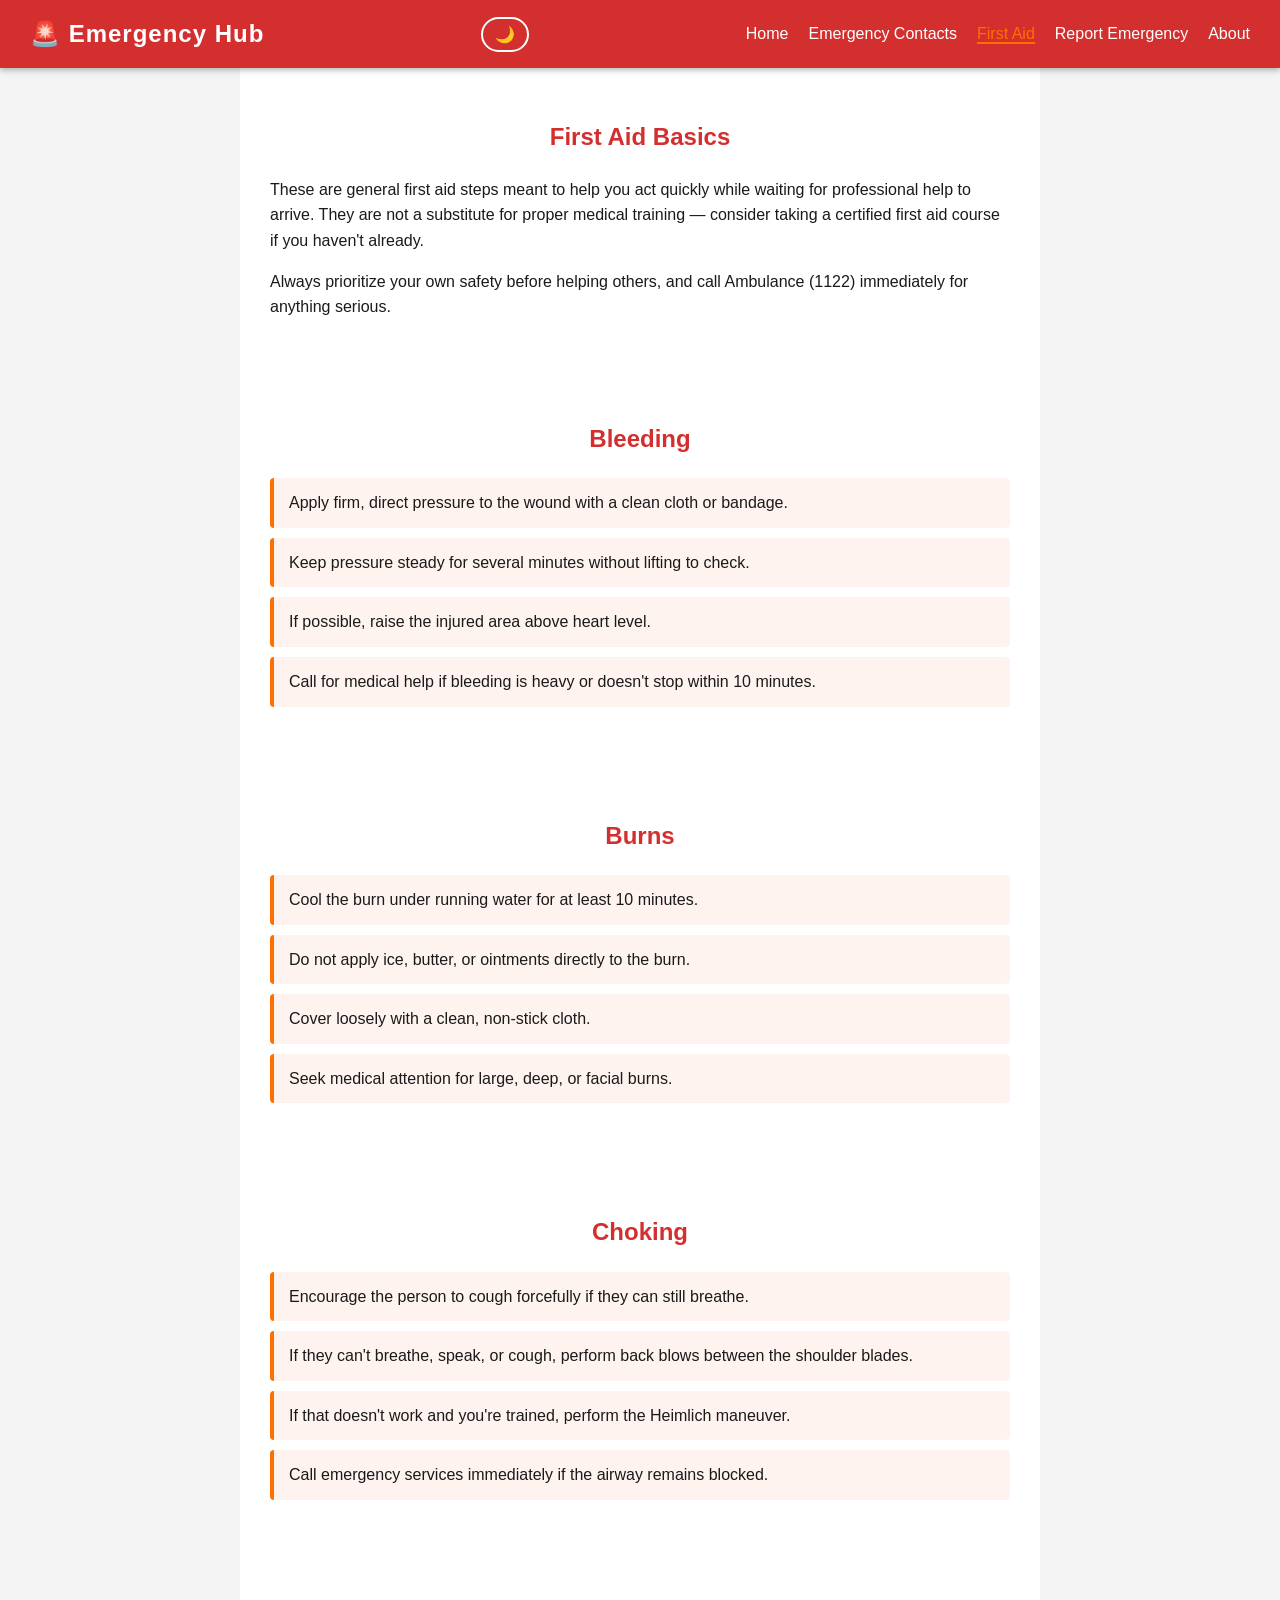
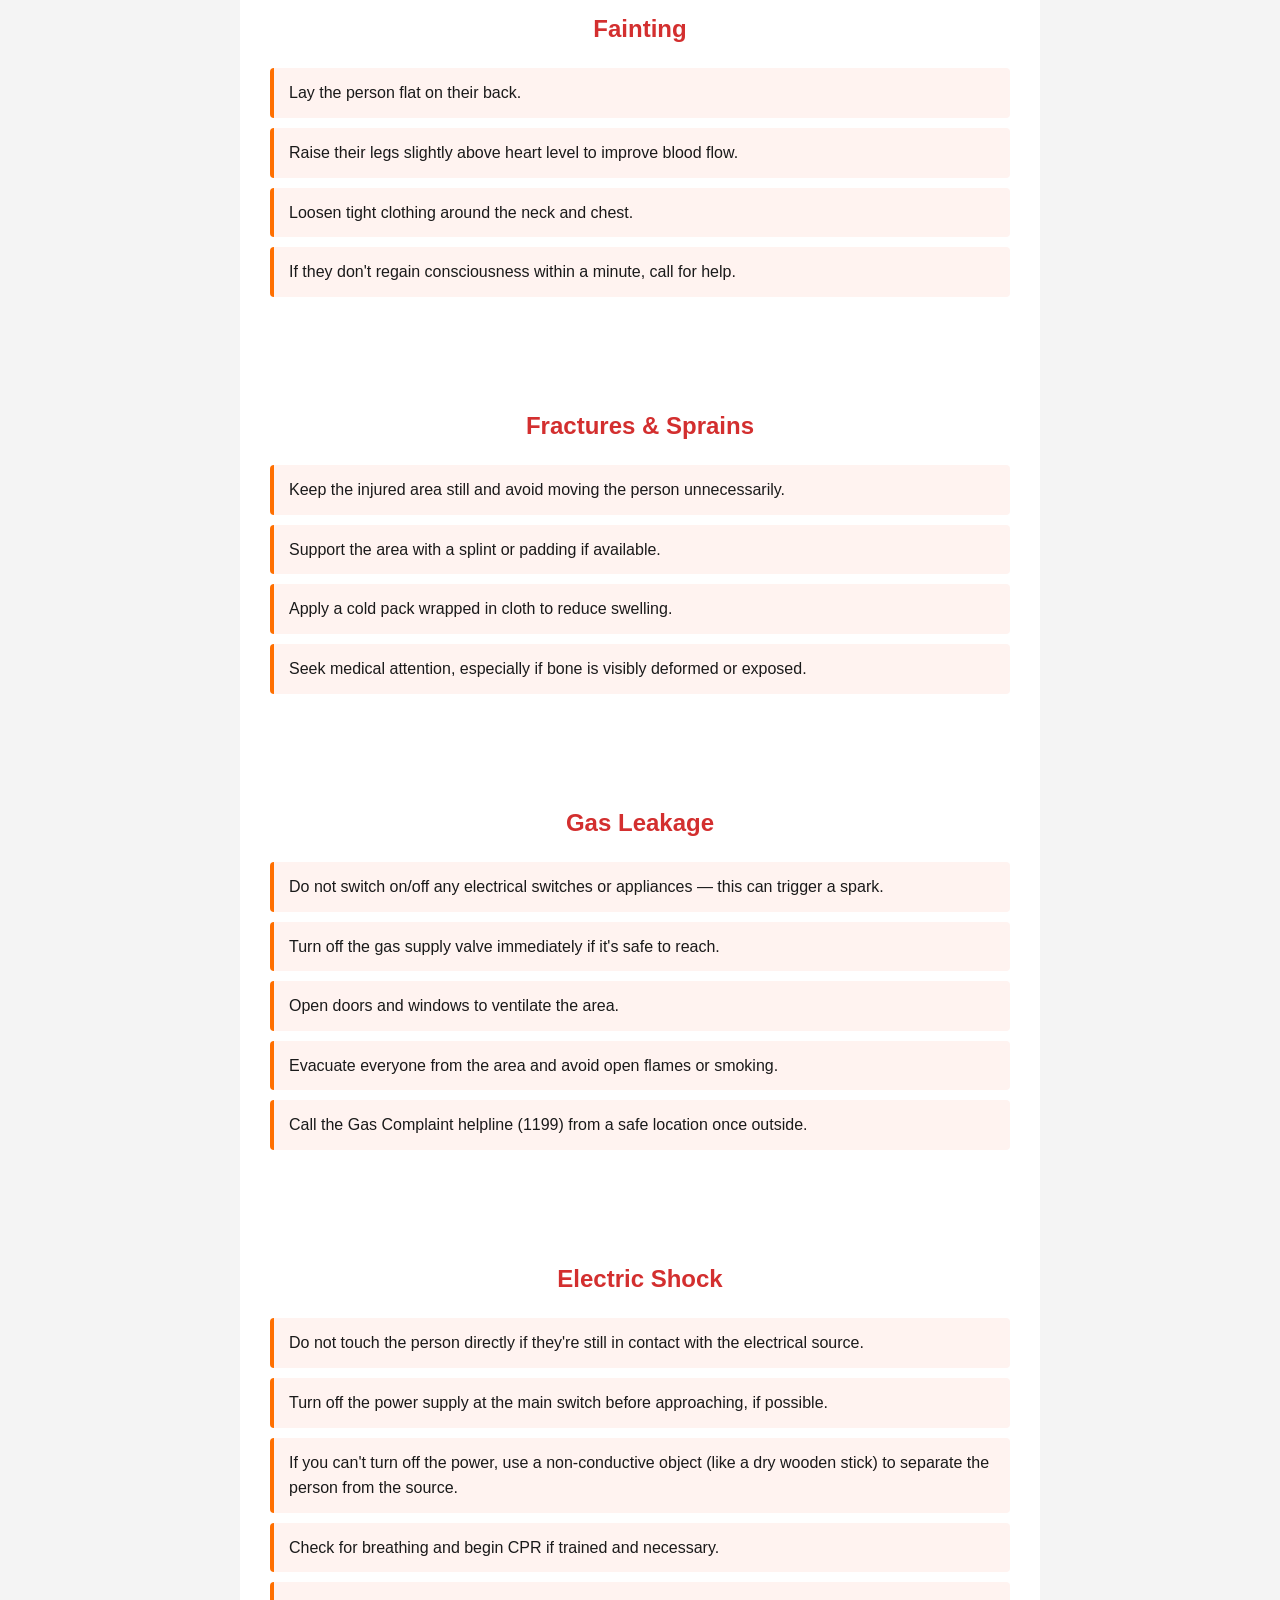
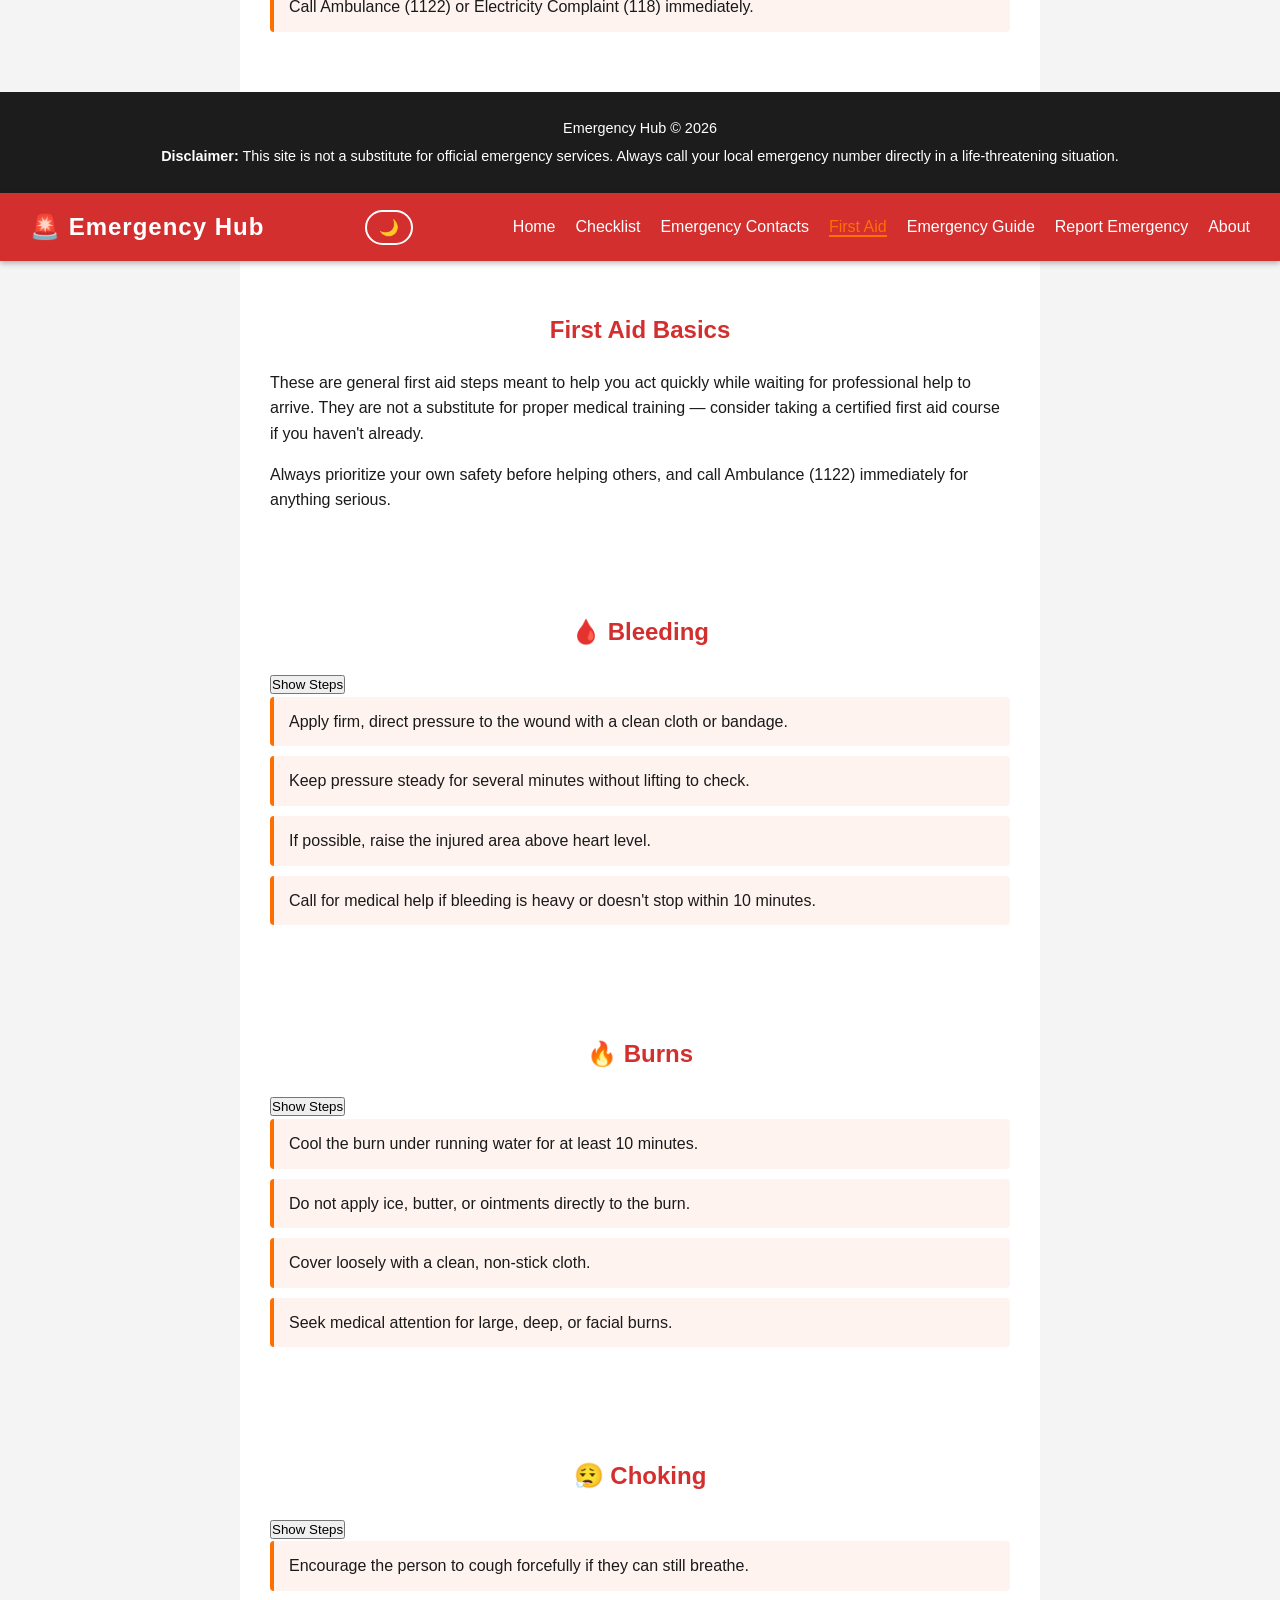
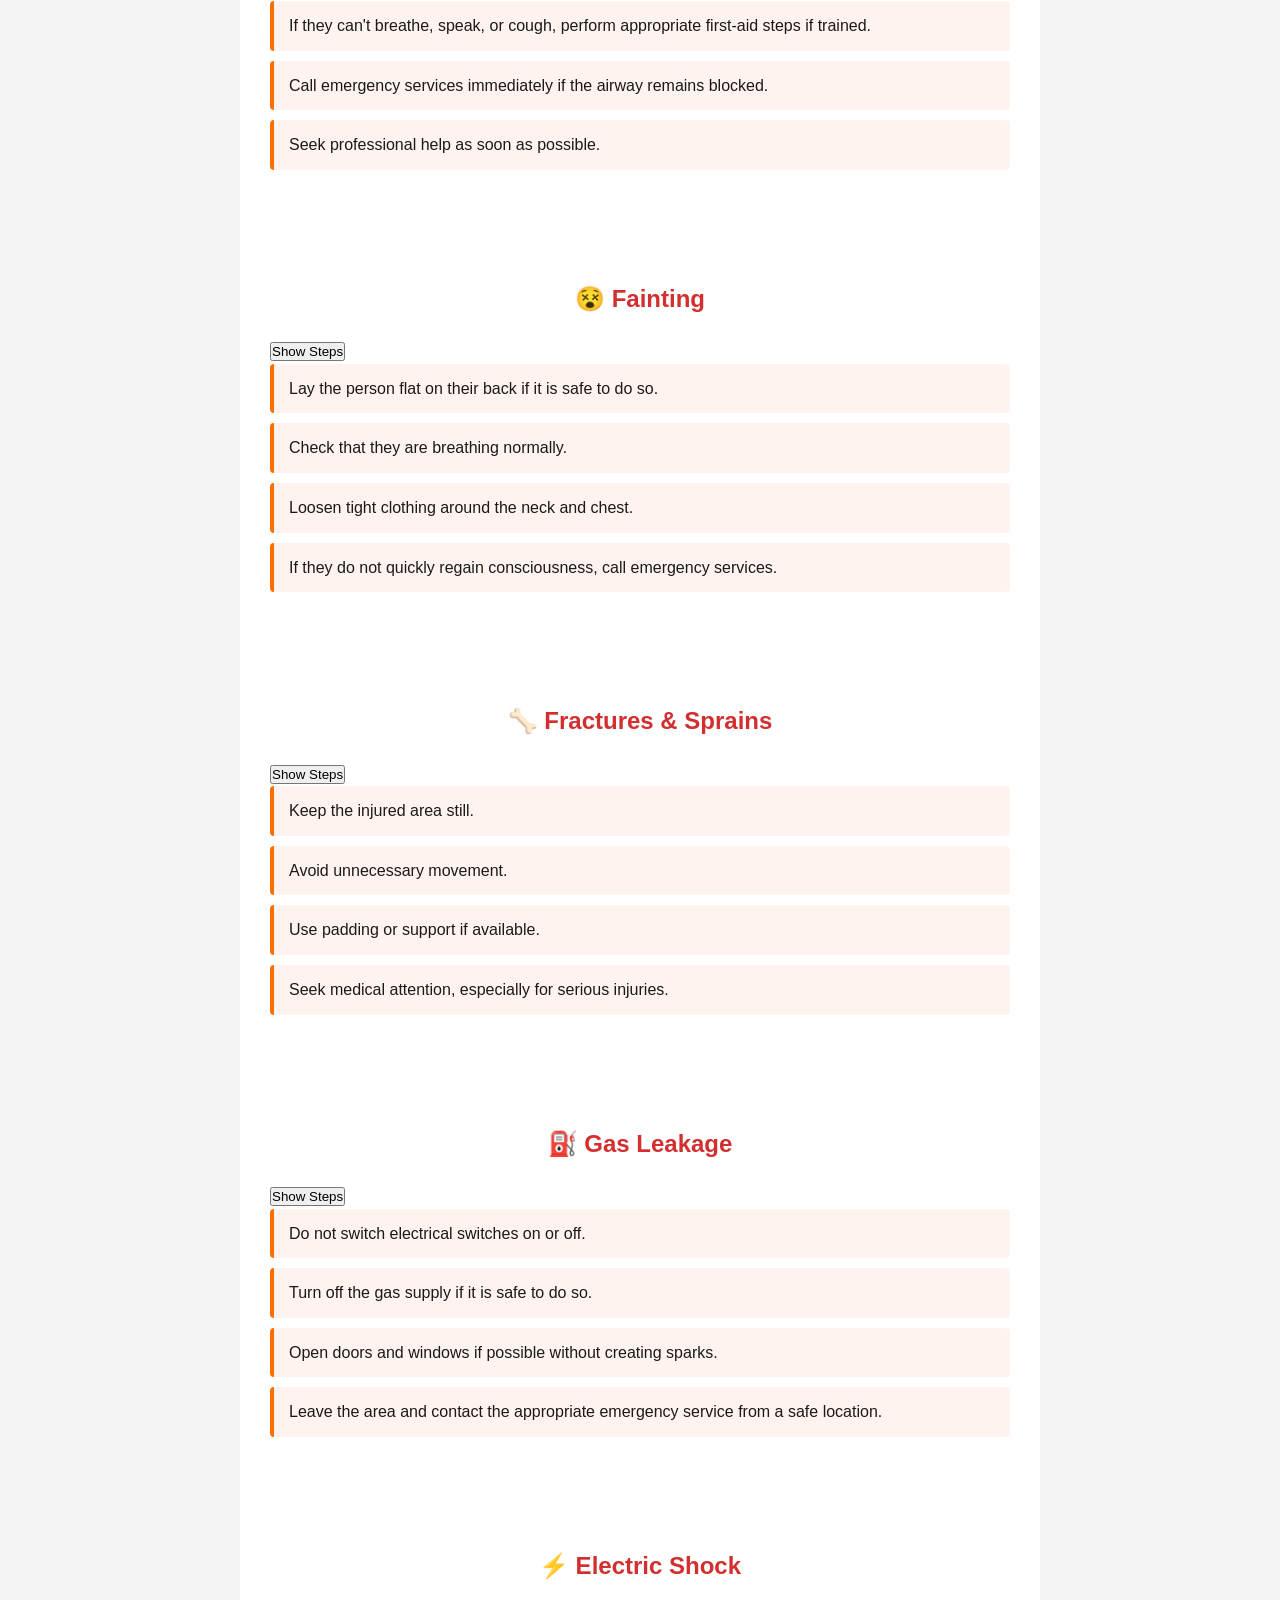
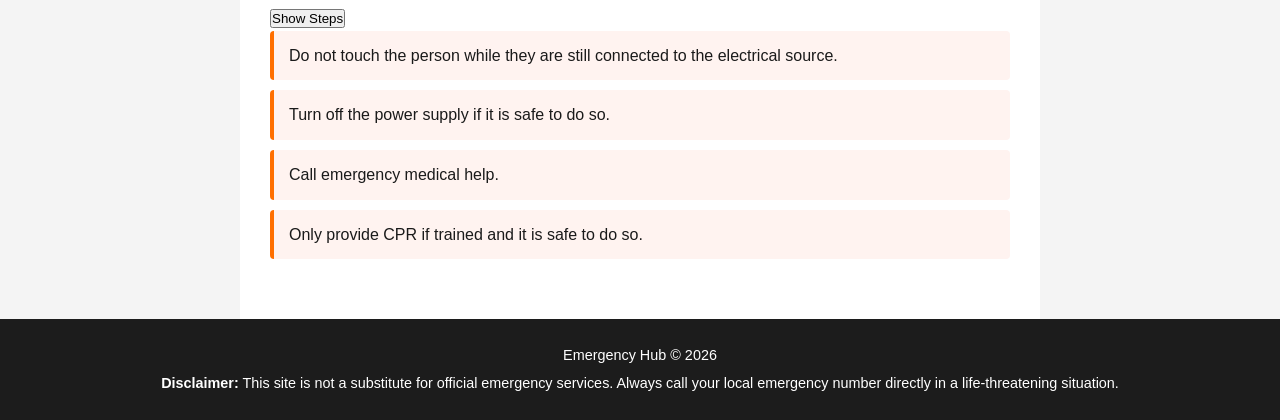
<file: firstaid.html>
<!-- <<<<<<< sajid-khatri -->
<!DOCTYPE html>
<html lang="en">
<head>
  <meta charset="UTF-8">
  <meta name="viewport" content="width=device-width, initial-scale=1.0">
  <title>Emergency Hub - First Aid</title>
  <link rel="stylesheet" href="style.css">
</head>
<body>

  <header>
    <div class="logo">🚨 Emergency Hub</div>
    <button id="themeToggle" class="theme-toggle">🌙</button>
    <nav>
      <button class="menu-toggle" id="menuToggle">☰</button>
      <ul id="navLinks">
        <li><a href="index.html">Home</a></li>
        <li><a href="contacts.html">Emergency Contacts</a></li>
        <li><a href="firstaid.html" class="active">First Aid</a></li>
        <li><a href="form.html">Report Emergency</a></li>
        <li><a href="about.html">About</a></li>
      </ul>
    </nav>
  </header>

  <section class="firstaid" id="intro">
    <h2>First Aid Basics</h2>
    <p style="margin-bottom: 15px;">
      These are general first aid steps meant to help you act quickly while waiting for professional help to arrive. They are not a substitute for proper medical training — consider taking a certified first aid course if you haven't already.
    </p>
    <p>
      Always prioritize your own safety before helping others, and call Ambulance (1122) immediately for anything serious.
    </p>
  </section>

  <section class="firstaid" id="bleeding">
    <h2>Bleeding</h2>
    <ul>
      <li>Apply firm, direct pressure to the wound with a clean cloth or bandage.</li>
      <li>Keep pressure steady for several minutes without lifting to check.</li>
      <li>If possible, raise the injured area above heart level.</li>
      <li>Call for medical help if bleeding is heavy or doesn't stop within 10 minutes.</li>
    </ul>
  </section>

  <section class="firstaid" id="burns">
    <h2>Burns</h2>
    <ul>
      <li>Cool the burn under running water for at least 10 minutes.</li>
      <li>Do not apply ice, butter, or ointments directly to the burn.</li>
      <li>Cover loosely with a clean, non-stick cloth.</li>
      <li>Seek medical attention for large, deep, or facial burns.</li>
    </ul>
  </section>

  <section class="firstaid" id="choking">
    <h2>Choking</h2>
    <ul>
      <li>Encourage the person to cough forcefully if they can still breathe.</li>
      <li>If they can't breathe, speak, or cough, perform back blows between the shoulder blades.</li>
      <li>If that doesn't work and you're trained, perform the Heimlich maneuver.</li>
      <li>Call emergency services immediately if the airway remains blocked.</li>
    </ul>
  </section>

  <section class="firstaid" id="fainting">
    <h2>Fainting</h2>
    <ul>
      <li>Lay the person flat on their back.</li>
      <li>Raise their legs slightly above heart level to improve blood flow.</li>
      <li>Loosen tight clothing around the neck and chest.</li>
      <li>If they don't regain consciousness within a minute, call for help.</li>
    </ul>
  </section>

  <section class="firstaid" id="fractures">
    <h2>Fractures & Sprains</h2>
    <ul>
      <li>Keep the injured area still and avoid moving the person unnecessarily.</li>
      <li>Support the area with a splint or padding if available.</li>
      <li>Apply a cold pack wrapped in cloth to reduce swelling.</li>
      <li>Seek medical attention, especially if bone is visibly deformed or exposed.</li>
    </ul>
  </section>

  <section class="firstaid" id="gas-leakage">
  <h2>Gas Leakage</h2>
  <ul>
    <li>Do not switch on/off any electrical switches or appliances — this can trigger a spark.</li>
    <li>Turn off the gas supply valve immediately if it's safe to reach.</li>
    <li>Open doors and windows to ventilate the area.</li>
    <li>Evacuate everyone from the area and avoid open flames or smoking.</li>
    <li>Call the Gas Complaint helpline (1199) from a safe location once outside.</li>
  </ul>
</section>

<section class="firstaid" id="electric-shock">
  <h2>Electric Shock</h2>
  <ul>
    <li>Do not touch the person directly if they're still in contact with the electrical source.</li>
    <li>Turn off the power supply at the main switch before approaching, if possible.</li>
    <li>If you can't turn off the power, use a non-conductive object (like a dry wooden stick) to separate the person from the source.</li>
    <li>Check for breathing and begin CPR if trained and necessary.</li>
    <li>Call Ambulance (1122) or Electricity Complaint (118) immediately.</li>
  </ul>
</section>

  <footer>
    <p>Emergency Hub &copy; 2026</p>
    <p><strong>Disclaimer:</strong> This site is not a substitute for official emergency services. Always call your local emergency number directly in a life-threatening situation.</p>
  </footer>

  <script src="script.js"></script>
</body>
<!-- ======= -->
<!DOCTYPE html>
<html lang="en">
<head>
  <meta charset="UTF-8">
  <meta name="viewport" content="width=device-width, initial-scale=1.0">
  <title>Emergency Hub - First Aid</title>
  <link rel="stylesheet" href="style.css">
</head>
<body>

  <header>
    <div class="logo">🚨 Emergency Hub</div>
    <button id="themeToggle" class="theme-toggle">🌙</button>
    <nav>
      <button class="menu-toggle" id="menuToggle">☰</button>
      <ul id="navLinks">
        <li><a href="index.html">Home</a></li>
        <li><a href="checklist.html">Checklist</a></li>
        <li><a href="contacts.html">Emergency Contacts</a></li>
        <li><a href="firstaid.html" class="active">First Aid</a></li>
<li>
  <a href="emergency-guide.html">
    Emergency Guide
  </a>
</li>

        <li><a href="form.html">Report Emergency</a></li>
        <li><a href="about.html">About</a></li>
      </ul>
    </nav>
  </header>

  <section class="firstaid" id="intro">
    <h2>First Aid Basics</h2>
    <p style="margin-bottom: 15px;">
      These are general first aid steps meant to help you act quickly while waiting for professional help to arrive. They are not a substitute for proper medical training — consider taking a certified first aid course if you haven't already.
    </p>
    <p>
      Always prioritize your own safety before helping others, and call Ambulance (1122) immediately for anything serious.
    </p>
  </section>

  <section class="firstaid aid-card" id="bleeding">

  <h2>🩸 Bleeding</h2>

  <button class="aid-toggle">Show Steps</button>

  <div class="aid-content">
    <ul>
      <li>Apply firm, direct pressure to the wound with a clean cloth or bandage.</li>
      <li>Keep pressure steady for several minutes without lifting to check.</li>
      <li>If possible, raise the injured area above heart level.</li>
      <li>Call for medical help if bleeding is heavy or doesn't stop within 10 minutes.</li>
    </ul>
  </div>

</section>

 <section class="firstaid aid-card" id="burns">

  <h2>🔥 Burns</h2>

  <button class="aid-toggle">Show Steps</button>

  <div class="aid-content">
    <ul>
      <li>Cool the burn under running water for at least 10 minutes.</li>
      <li>Do not apply ice, butter, or ointments directly to the burn.</li>
      <li>Cover loosely with a clean, non-stick cloth.</li>
      <li>Seek medical attention for large, deep, or facial burns.</li>
    </ul>
  </div>

</section>

  
  <section class="firstaid aid-card" id="choking">

  <h2>😮‍💨 Choking</h2>

  <button class="aid-toggle">Show Steps</button>

  <div class="aid-content">
    <ul>
      <li>Encourage the person to cough forcefully if they can still breathe.</li>
      <li>If they can't breathe, speak, or cough, perform appropriate first-aid steps if trained.</li>
      <li>Call emergency services immediately if the airway remains blocked.</li>
      <li>Seek professional help as soon as possible.</li>
    </ul>
  </div>

</section>

  <section class="firstaid aid-card" id="fainting">

  <h2>😵 Fainting</h2>

  <button class="aid-toggle">Show Steps</button>

  <div class="aid-content">
    <ul>
      <li>Lay the person flat on their back if it is safe to do so.</li>
      <li>Check that they are breathing normally.</li>
      <li>Loosen tight clothing around the neck and chest.</li>
      <li>If they do not quickly regain consciousness, call emergency services.</li>
    </ul>
  </div>

</section>

 <section class="firstaid aid-card" id="fractures">

  <h2>🦴 Fractures & Sprains</h2>

  <button class="aid-toggle">Show Steps</button>

  <div class="aid-content">
    <ul>
      <li>Keep the injured area still.</li>
      <li>Avoid unnecessary movement.</li>
      <li>Use padding or support if available.</li>
      <li>Seek medical attention, especially for serious injuries.</li>
    </ul>
  </div>

</section>

  <section class="firstaid aid-card" id="gas-leakage">

  <h2>⛽ Gas Leakage</h2>

  <button class="aid-toggle">Show Steps</button>

  <div class="aid-content">
    <ul>
      <li>Do not switch electrical switches on or off.</li>
      <li>Turn off the gas supply if it is safe to do so.</li>
      <li>Open doors and windows if possible without creating sparks.</li>
      <li>Leave the area and contact the appropriate emergency service from a safe location.</li>
    </ul>
  </div>

</section>


<section class="firstaid aid-card" id="electric-shock">

  <h2>⚡ Electric Shock</h2>

  <button class="aid-toggle">Show Steps</button>

  <div class="aid-content">
    <ul>
      <li>Do not touch the person while they are still connected to the electrical source.</li>
      <li>Turn off the power supply if it is safe to do so.</li>
      <li>Call emergency medical help.</li>
      <li>Only provide CPR if trained and it is safe to do so.</li>
    </ul>
  </div>

</section>

  <footer>
    <p>Emergency Hub &copy; 2026</p>
    <p><strong>Disclaimer:</strong> This site is not a substitute for official emergency services. Always call your local emergency number directly in a life-threatening situation.</p>
  </footer>

  <script src="script.js"></script>
</body

</html>
</file>
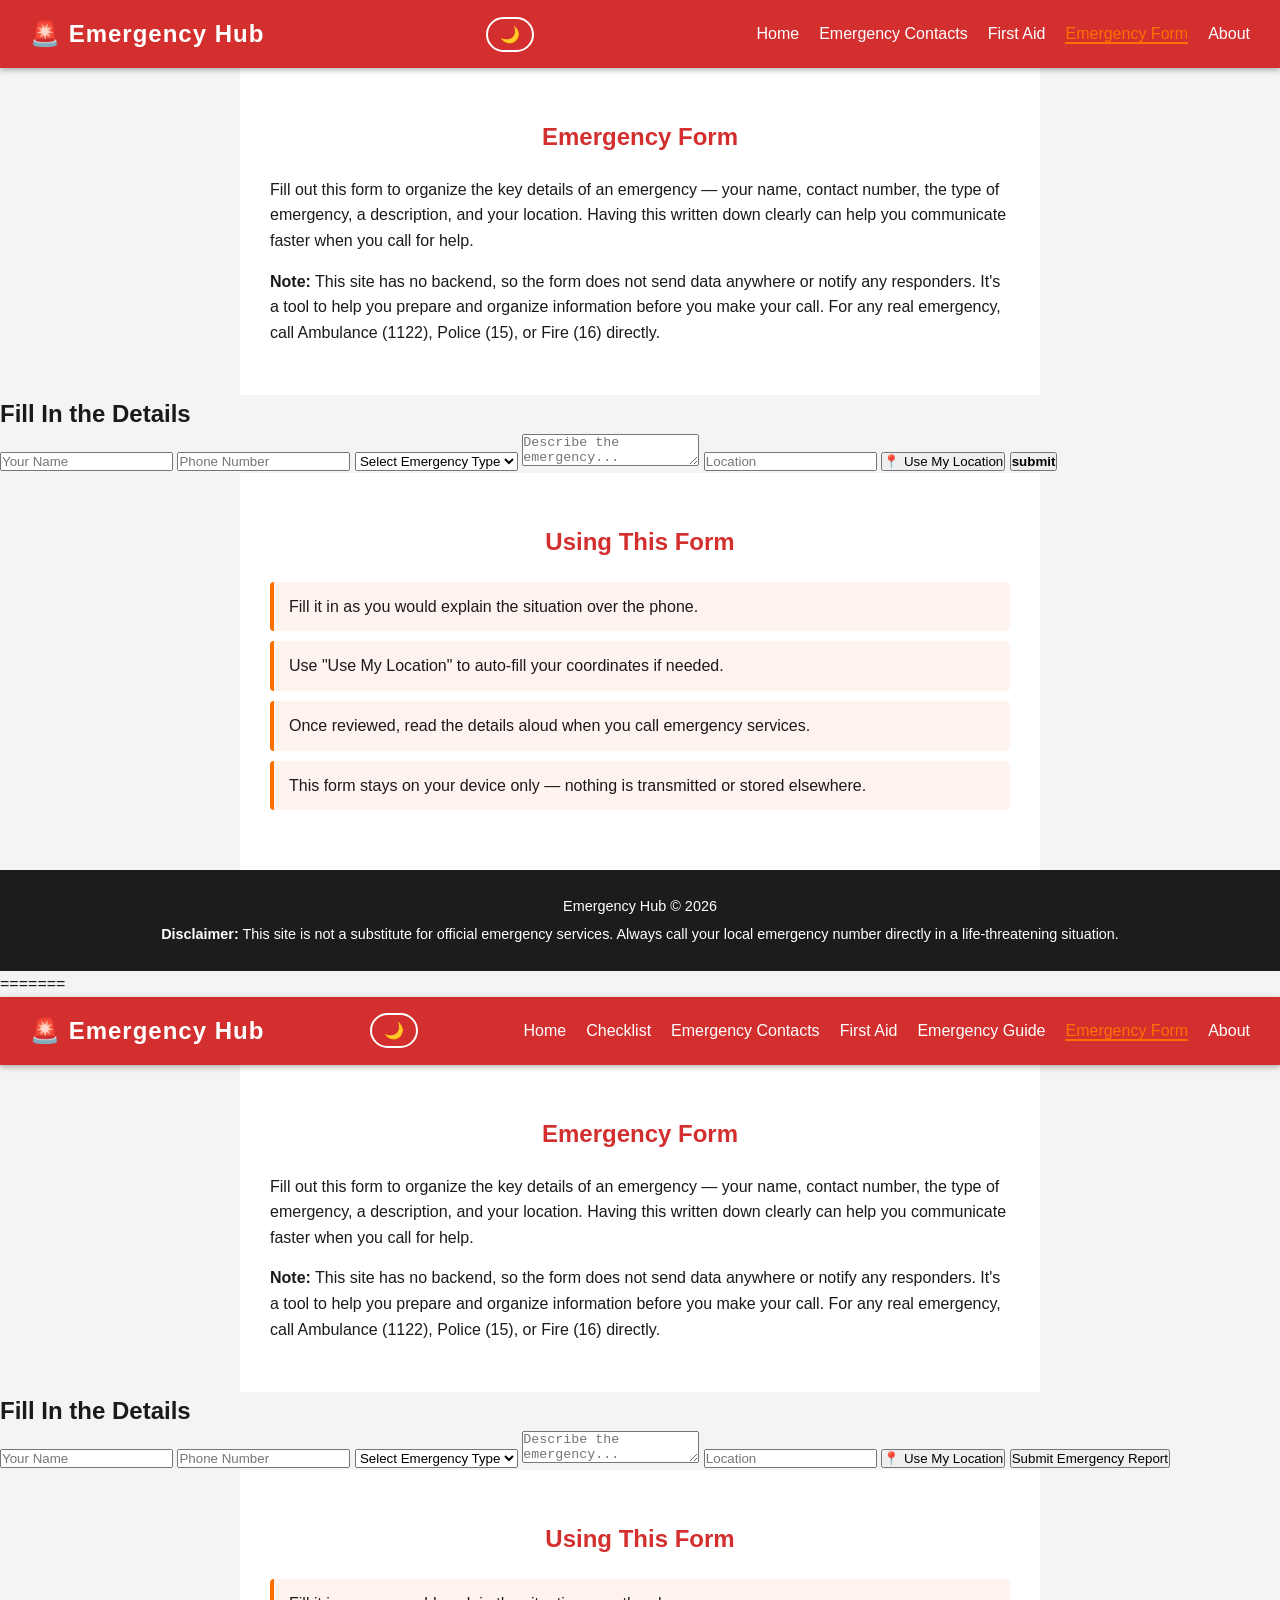
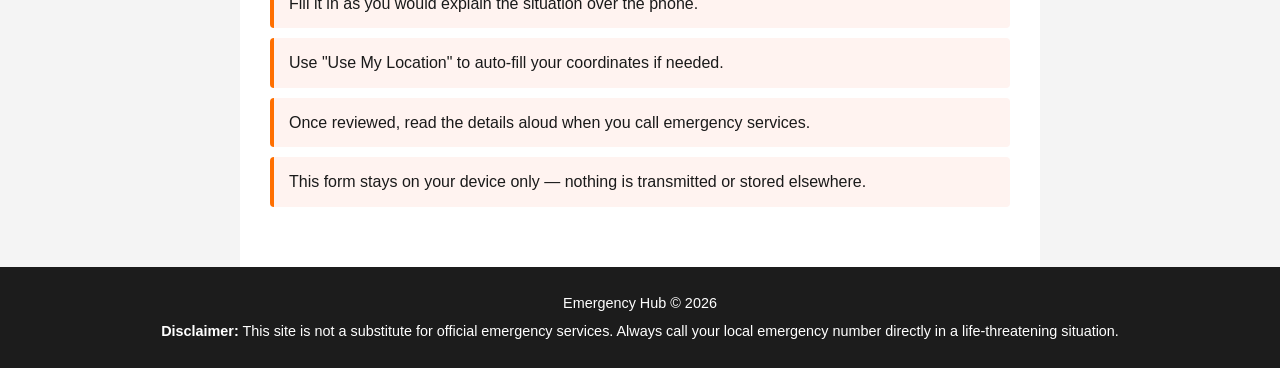
<file: form.html>
<!-- <<<<<<< sajid-khatri -->
<!DOCTYPE html>
<html lang="en">
<head>
  <meta charset="UTF-8">
  <meta name="viewport" content="width=device-width, initial-scale=1.0">
  <title>Emergency Hub - Emergency Form</title>
  <link rel="stylesheet" href="style.css">
</head>
<body>

  <header>
    <div class="logo">🚨 Emergency Hub</div>
    <button id="themeToggle" class="theme-toggle">🌙</button>
    <nav>
      <button class="menu-toggle" id="menuToggle">☰</button>
      <ul id="navLinks">
        <li><a href="index.html">Home</a></li>
        <li><a href="contacts.html">Emergency Contacts</a></li>
        <li><a href="firstaid.html">First Aid</a></li>
        <li><a href="form.html" class="active">Emergency Form</a></li>
        <li><a href="about.html">About</a></li>
      </ul>
    </nav>
  </header>

  <section class="firstaid" id="intro">
    <h2>Emergency Form</h2>
    <p style="margin-bottom: 15px;">
      Fill out this form to organize the key details of an emergency — your name, contact number, the type of emergency, a description, and your location. Having this written down clearly can help you communicate faster when you call for help.
    </p>
    <p>
      <strong>Note:</strong> This site has no backend, so the form does not send data anywhere or notify any responders. It's a tool to help you prepare and organize information before you make your call. For any real emergency, call Ambulance (1122), Police (15), or Fire (16) directly.
    </p>
  </section>

  <section class="report-form" id="form">
    <h2>Fill In the Details</h2>
    <form id="emergencyForm">
      <input type="text" id="fullName" placeholder="Your Name" required>
      <input type="tel" id="phoneNumber" placeholder="Phone Number" required>
      <select id="emergencyType" required>
        <option value="">Select Emergency Type</option>
        <option value="medical">Medical</option>
        <option value="fire">Fire</option>
        <option value="crime">Crime</option>
        <option value="other">Other</option>
      </select>
      <textarea id="description" placeholder="Describe the emergency..." required></textarea>
      <input type="text" id="location" placeholder="Location">
      <button type="button" id="detectLocationBtn">📍 Use My Location</button>
      <button type="submit"> <b>submit</b></button>
      <p id="formMessage"></p>
    </form>
  </section>

  <section class="firstaid" id="after-submitting">
    <h2>Using This Form</h2>
    <ul>
      <li>Fill it in as you would explain the situation over the phone.</li>
      <li>Use "Use My Location" to auto-fill your coordinates if needed.</li>
      <li>Once reviewed, read the details aloud when you call emergency services.</li>
      <li>This form stays on your device only — nothing is transmitted or stored elsewhere.</li>
    </ul>
  </section>

  <footer>
    <p>Emergency Hub &copy; 2026</p>
    <p><strong>Disclaimer:</strong> This site is not a substitute for official emergency services. Always call your local emergency number directly in a life-threatening situation.</p>
  </footer>

  <script src="script.js"></script>
</body>
=======
<!DOCTYPE html>
<html lang="en">
<head>
  <meta charset="UTF-8">
  <meta name="viewport" content="width=device-width, initial-scale=1.0">
  <title>Emergency Hub - Emergency Form</title>
  <link rel="stylesheet" href="style.css">
</head>
<body>

  <header>
    <div class="logo">🚨 Emergency Hub</div>
    <button id="themeToggle" class="theme-toggle">🌙</button>
    <nav>
      <button class="menu-toggle" id="menuToggle">☰</button>
      <ul id="navLinks">
        <li><a href="index.html">Home</a></li>
        <li><a href="checklist.html">Checklist</a></li>
        <li><a href="contacts.html">Emergency Contacts</a></li>
        <li><a href="firstaid.html">First Aid</a></li>
        <li>
  <a href="emergency-guide.html">
    Emergency Guide
  </a>
</li>
        <li><a href="form.html" class="active">Emergency Form</a></li>
        <li><a href="about.html">About</a></li>
      </ul>
    </nav>
  </header>

  <section class="firstaid" id="intro">
    <h2>Emergency Form</h2>
    <p style="margin-bottom: 15px;">
      Fill out this form to organize the key details of an emergency — your name, contact number, the type of emergency, a description, and your location. Having this written down clearly can help you communicate faster when you call for help.
    </p>
    <p>
      <strong>Note:</strong> This site has no backend, so the form does not send data anywhere or notify any responders. It's a tool to help you prepare and organize information before you make your call. For any real emergency, call Ambulance (1122), Police (15), or Fire (16) directly.
    </p>
  </section>

  <section class="report-form" id="form">
    <h2>Fill In the Details</h2>
    <form id="emergencyForm">
      <input type="text" id="fullName" placeholder="Your Name" required>
      <input type="tel" id="phoneNumber" placeholder="Phone Number" required>
      <select id="emergencyType" required>
        <option value="">Select Emergency Type</option>
        <option value="medical">Medical</option>
        <option value="fire">Fire</option>
        <option value="crime">Crime</option>
        <option value="other">Other</option>
      </select>
      <textarea id="description" placeholder="Describe the emergency..." required></textarea>
      <input type="text" id="location" placeholder="Location">
      <button type="button" id="detectLocationBtn">📍 Use My Location</button>
      <button type="submit">Submit Emergency Report</button>
      <p id="formMessage"></p>
    </form>
  </section>

  <section class="firstaid" id="after-submitting">
    <h2>Using This Form</h2>
    <ul>
      <li>Fill it in as you would explain the situation over the phone.</li>
      <li>Use "Use My Location" to auto-fill your coordinates if needed.</li>
      <li>Once reviewed, read the details aloud when you call emergency services.</li>
      <li>This form stays on your device only — nothing is transmitted or stored elsewhere.</li>
    </ul>
  </section>

  <footer>
    <p>Emergency Hub &copy; 2026</p>
    <p><strong>Disclaimer:</strong> This site is not a substitute for official emergency services. Always call your local emergency number directly in a life-threatening situation.</p>
  </footer>

  <script src="script.js"></script>
</body>
<!-- >>>>>>> main -->
</html>
</file>
<file: style.css>
/* <<<<<<< sajid-khatri */
/* <<<<<<< Updated upstream */
/* ===== RESET & BASE ===== */
* {
  margin: 0;
  padding: 0;
  box-sizing: border-box;
}

body {
  font-family: 'Segoe UI', Arial, sans-serif;
  background-color: #f4f4f4;
  color: #1a1a1a;
  line-height: 1.6;
}

/* ===== COLOR THEME VARIABLES ===== */
:root {
  --emergency-red: #d32f2f;
  --emergency-dark-red: #a52222;
  --alert-orange: #ff6f00;
  --safe-green: #2e7d32;
  --dark-bg: #1c1c1c;
  --light-bg: #ffffff;
  --text-light: #ffffff;
  --text-dark: #222222;
}

/* ===== HEADER ===== */
header {
  background-color: var(--emergency-red);
  color: var(--text-light);
  padding: 15px 30px;
  display: flex;
  justify-content: space-between;
  align-items: center;
  box-shadow: 0 2px 6px rgba(0,0,0,0.3);
  position: sticky;
  top: 0;
  z-index: 100;
}

header .logo {
  font-size: 1.5rem;
  font-weight: bold;
  letter-spacing: 1px;
}

.menu-toggle {
  display: none;
  background: none;
  border: none;
  color: var(--text-light);
  font-size: 1.6rem;
  cursor: pointer;
}

nav ul {
  list-style: none;
  display: flex;
  gap: 20px;
}

nav a {
  color: var(--text-light);
  text-decoration: none;
  font-weight: 500;
}

nav a:hover {
  color: var(--alert-orange);
}

nav a.active {
  color: var(--alert-orange);
  border-bottom: 2px solid var(--alert-orange);
}

.card a {
  display: inline-block;
  margin-top: 10px;
  color: var(--emergency-red);
  font-weight: 600;
  text-decoration: none;
}

.card a:hover {
  color: var(--alert-orange);
}

/* ===== HERO SECTION ===== */
.hero {
  background: linear-gradient(135deg, var(--emergency-red), var(--emergency-dark-red));
  color: var(--text-light);
  text-align: center;
  padding: 80px 20px;
}

.hero h1 {
  font-size: 2.5rem;
  margin-bottom: 15px;
}

.hero p {
  font-size: 1.1rem;
  margin-bottom: 25px;
}

.btn-emergency {
  background-color: var(--alert-orange);
  color: var(--text-light);
  border: none;
  padding: 15px 35px;
  font-size: 1.2rem;
  font-weight: bold;
  border-radius: 30px;
  cursor: pointer;
  animation: pulse 1.5s infinite;
}

@keyframes pulse {
  0% { box-shadow: 0 0 0 0 rgba(255,111,0,0.6); }
  70% { box-shadow: 0 0 0 15px rgba(255,111,0,0); }
  100% { box-shadow: 0 0 0 0 rgba(255,111,0,0); }
}

/* ===== EMERGENCY CONTACTS SECTION ===== */
.contacts {
  padding: 50px 30px;
  text-align: center;
}

.contacts h2 {
  color: var(--emergency-red);
  margin-bottom: 30px;
}

.contact-cards {
  display: flex;
  flex-wrap: wrap;
  justify-content: center;
  gap: 20px;
}

.card {
  background: var(--light-bg);
  border-left: 6px solid var(--emergency-red);
  padding: 20px;
  width: 220px;
  border-radius: 8px;
  box-shadow: 0 2px 8px rgba(0,0,0,0.1);
}

.card h3 {
  color: var(--emergency-dark-red);
  margin-bottom: 8px;
}

/* ===== FIRST AID SECTION ===== */
.firstaid {
  background-color: var(--light-bg);
  padding: 50px 30px;
  max-width: 800px;
  margin: 0 auto;
}

.firstaid h2 {
  color: var(--emergency-red);
  margin-bottom: 20px;
  text-align: center;
}

.firstaid ul {
  list-style: none;
}

.firstaid li {
  background: #fff3f0;
  border-left: 4px solid var(--alert-orange);
  padding: 12px 15px;
  margin-bottom: 10px;
  border-radius: 4px;
}

/* ===== CALLOUT / NOTE BOX (used on Emergency Form page) ===== */
.note-box {
  background: #fff3e0;
  border-left: 4px solid var(--alert-orange);
  padding: 15px 20px;
  border-radius: 6px;
  margin-top: 10px;
}

/* ===== FORM SECTION ===== */
.emergency-form {
  background-color: var(--dark-bg);
  color: var(--text-light);
  padding: 50px 30px;
}

.emergency-form h2 {
  text-align: center;
  margin-bottom: 25px;
}

.emergency-form form {
  max-width: 500px;
  margin: 0 auto;
  display: flex;
  flex-direction: column;
  gap: 15px;
}

.emergency-form input,
.emergency-form textarea,
.emergency-form select {
  padding: 12px;
  border-radius: 6px;
  border: none;
  font-family: inherit;
}

.emergency-form button {
  background-color: var(--emergency-red);
  color: var(--text-light);
  padding: 12px;
  border: none;
  border-radius: 6px;
  font-weight: bold;
  cursor: pointer;
  transition: background 0.2s ease;
}

.emergency-form button:hover {
  background-color: var(--alert-orange);
}

#formMessage {
  text-align: center;
  font-weight: 600;
}

/* ===== NEARBY SERVICES ===== */
.nearby {
  padding: 50px 30px;
  text-align: center;
}

.nearby h2 {
  color: var(--emergency-red);
  margin-bottom: 20px;
}

/* ===== FOOTER ===== */
footer {
  background-color: var(--dark-bg);
  color: var(--text-light);
  text-align: center;
  padding: 20px;
  font-size: 0.9rem;
}

footer p {
  margin: 5px 0;
}
/* ===== THEME TOGGLE ===== */
.theme-toggle {
  background: none;
  border: 2px solid var(--text-light);
  color: var(--text-light);
  border-radius: 20px;
  padding: 6px 12px;
  cursor: pointer;
  font-size: 1rem;
}

body.dark-mode {
  --light-bg: #1e1e1e;
  --text-dark: #f0f0f0;
  background-color: #121212;
  color: #f0f0f0;
}

body.dark-mode .card {
  background: #2a2a2a;
/* ======= */
/* ===== RESET & BASE ===== */
* {
  margin: 0;
  padding: 0;
  box-sizing: border-box;
}

body {
  font-family: 'Segoe UI', Arial, sans-serif;
  background-color: #f4f4f4;
  color: #1a1a1a;
  line-height: 1.6;
}

/* ===== COLOR THEME VARIABLES ===== */
:root {
  --emergency-red: #d32f2f;
  --emergency-dark-red: #a52222;
  --alert-orange: #ff6f00;
  --safe-green: #2e7d32;
  --dark-bg: #1c1c1c;
  --light-bg: #ffffff;
  --text-light: #ffffff;
  --text-dark: #222222;
}

/* ===== HEADER ===== */
header {
  background-color: var(--emergency-red);
  color: var(--text-light);
  padding: 15px 30px;
  display: flex;
  justify-content: space-between;
  align-items: center;
  box-shadow: 0 2px 6px rgba(0,0,0,0.3);
  position: sticky;
  top: 0;
  z-index: 100;
}

header .logo {
  font-size: 1.5rem;
  font-weight: bold;
  letter-spacing: 1px;
}

.menu-toggle {
  display: none;
  background: none;
  border: none;
  color: var(--text-light);
  font-size: 1.6rem;
  cursor: pointer;
}

nav ul {
  list-style: none;
  display: flex;
  gap: 20px;
}

nav a {
  color: var(--text-light);
  text-decoration: none;
  font-weight: 500;
}

nav a:hover {
  color: var(--alert-orange);
}

nav a.active {
  color: var(--alert-orange);
  border-bottom: 2px solid var(--alert-orange);
}

.card a {
  display: inline-block;
  margin-top: 10px;
  color: var(--emergency-red);
  font-weight: 600;
  text-decoration: none;
}

.card a:hover {
  color: var(--alert-orange);
}

/* ===== HERO SECTION ===== */
.hero {
  background: linear-gradient(135deg, var(--emergency-red), var(--emergency-dark-red));
  color: var(--text-light);
  text-align: center;
  padding: 80px 20px;
}

.hero h1 {
  font-size: 2.5rem;
  margin-bottom: 15px;
}

.hero p {
  font-size: 1.1rem;
  margin-bottom: 25px;
}

.btn-emergency {
  background-color: var(--alert-orange);
  color: var(--text-light);
  border: none;
  padding: 15px 35px;
  font-size: 1.2rem;
  font-weight: bold;
  border-radius: 30px;
  cursor: pointer;
  animation: pulse 1.5s infinite;
}

@keyframes pulse {
  0% { box-shadow: 0 0 0 0 rgba(255,111,0,0.6); }
  70% { box-shadow: 0 0 0 15px rgba(255,111,0,0); }
  100% { box-shadow: 0 0 0 0 rgba(255,111,0,0); }
}

/* ===== EMERGENCY CONTACTS SECTION ===== */
.contacts {
  padding: 50px 30px;
  text-align: center;
}

.contacts h2 {
  color: var(--emergency-red);
  margin-bottom: 30px;
}

.contact-cards {
  display: flex;
  flex-wrap: wrap;
  justify-content: center;
  gap: 20px;
}

.card {
  background: var(--light-bg);
  border-left: 6px solid var(--emergency-red);
  padding: 20px;
  width: 220px;
  border-radius: 8px;
  box-shadow: 0 2px 8px rgba(0,0,0,0.1);
}

.card h3 {
  color: var(--emergency-dark-red);
  margin-bottom: 8px;
}

/* ===== FIRST AID SECTION ===== */
.firstaid {
  background-color: var(--light-bg);
  padding: 50px 30px;
  max-width: 800px;
  margin: 0 auto;
}

.firstaid h2 {
  color: var(--emergency-red);
  margin-bottom: 20px;
  text-align: center;
}

.firstaid ul {
  list-style: none;
}

.firstaid li {
  background: #fff3f0;
  border-left: 4px solid var(--alert-orange);
  padding: 12px 15px;
  margin-bottom: 10px;
  border-radius: 4px;
}

/* ===== CALLOUT / NOTE BOX (used on Emergency Form page) ===== */
.note-box {
  background: #fff3e0;
  border-left: 4px solid var(--alert-orange);
  padding: 15px 20px;
  border-radius: 6px;
  margin-top: 10px;
}

/* ===== FORM SECTION ===== */
.emergency-form {
  background-color: var(--dark-bg);
  color: var(--text-light);
  padding: 50px 30px;
}

.emergency-form h2 {
  text-align: center;
  margin-bottom: 25px;
}

.emergency-form form {
  max-width: 500px;
  margin: 0 auto;
  display: flex;
  flex-direction: column;
  gap: 15px;
}

.emergency-form input,
.emergency-form textarea,
.emergency-form select {
  padding: 12px;
  border-radius: 6px;
  border: none;
  font-family: inherit;
}

.emergency-form button {
  background-color: var(--emergency-red);
  color: var(--text-light);
  padding: 12px;
  border: none;
  border-radius: 6px;
  font-weight: bold;
  cursor: pointer;
  transition: background 0.2s ease;
}

.emergency-form button:hover {
  background-color: var(--alert-orange);
}

#formMessage {
  text-align: center;
  font-weight: 600;
}

/* ===== NEARBY SERVICES ===== */
.nearby {
  padding: 50px 30px;
  text-align: center;
}

.nearby h2 {
  color: var(--emergency-red);
  margin-bottom: 20px;
}

/* ===== FOOTER ===== */
footer {
  background-color: var(--dark-bg);
  color: var(--text-light);
  text-align: center;
  padding: 20px;
  font-size: 0.9rem;
}

footer p {
  margin: 5px 0;
}
/* ===== THEME TOGGLE ===== */
.theme-toggle {
  background: none;
  border: 2px solid var(--text-light);
  color: var(--text-light);
  border-radius: 20px;
  padding: 6px 12px;
  cursor: pointer;
  font-size: 1rem;
}

body.dark-mode {
  --light-bg: #1e1e1e;
  --text-dark: #f0f0f0;
  background-color: #121212;
  color: #f0f0f0;
}

body.dark-mode .card {
  background: #2a2a2a;
}

/* ===== CHECKLIST ===== */

.checklist-section {
  padding: 50px 30px;
  max-width: 900px;
  margin: auto;
  text-align: center;
}

.checklist-section h2 {
  color: var(--emergency-red);
  margin-bottom: 30px;
}

.checklist-container {
  background: var(--light-bg);
  padding: 25px;
  border-radius: 12px;
  box-shadow: 0 4px 12px rgba(0,0,0,0.1);
  text-align: left;
}

.check-item {
  display: flex;
  align-items: center;
  gap: 12px;
  background: #fff3f0;
  border-left: 5px solid var(--emergency-red);
  padding: 15px;
  margin-bottom: 12px;
  border-radius: 8px;
  cursor: pointer;
  transition: 0.3s;
}

.check-item:hover {
  transform: translateX(5px);
}

.checklist-box {
  width: 20px;
  height: 20px;
  cursor: pointer;
}

.checklist-box:checked {
  accent-color: var(--safe-green);
}


.progress-box {
  margin-top: 30px;
  padding: 25px;
  background: var(--light-bg);
  border-radius: 12px;
  box-shadow: 0 4px 12px rgba(0,0,0,0.1);
}

.progress-box h3 {
  color: var(--emergency-red);
  margin-bottom: 10px;
}

#progressText {
  font-size: 1.2rem;
  font-weight: bold;
  margin-bottom: 15px;
}

.progress-bar {
  width: 100%;
  height: 25px;
  background: #ddd;
  border-radius: 20px;
  overflow: hidden;
}

#progressFill {
  width: 0%;
  height: 100%;
  background: var(--safe-green);
  transition: width 0.4s ease;

}


/* ===== SEARCH BOX ===== */

.search-box {
  max-width: 500px;
  margin: 0 auto 30px;
}

#contactSearch {
  width: 100%;
  padding: 14px 18px;
  border: 2px solid var(--emergency-red);
  border-radius: 30px;
  font-size: 1rem;
  outline: none;
  background: var(--light-bg);
  color: var(--text-dark);
}

#contactSearch:focus {
  box-shadow: 0 0 8px rgba(211, 47, 47, 0.3);
}

/* ===== FIRST AID SHOW / HIDE ===== */

.aid-toggle {
  display: block;
  margin: 0 auto 20px;
  background-color: var(--emergency-red);
  color: white;
  border: none;
  padding: 10px 22px;
  border-radius: 25px;
  cursor: pointer;
  font-weight: bold;
}

.aid-toggle:hover {
  background-color: var(--alert-orange);
}

.aid-content {
  display: none;
}

.aid-content.show {
  display: block;
}
/* ========================================
   EMERGENCY CATEGORY
======================================== */

.category-section {
  max-width: 800px;
  margin: 40px auto;
  padding: 40px 30px;
  text-align: center;
}

.category-section h2 {
  color: var(--emergency-red);
  margin-bottom: 25px;
}

#emergencyCategory {
  width: 100%;
  max-width: 500px;
  padding: 14px;
  border: 2px solid var(--emergency-red);
  border-radius: 8px;
  font-size: 1rem;
  background: var(--light-bg);
  color: var(--text-dark);
  cursor: pointer;
}

.emergency-result {
  margin-top: 30px;
  padding: 25px;
  background: var(--light-bg);
  border-left: 6px solid var(--emergency-red);
  border-radius: 10px;
  box-shadow: 0 3px 10px rgba(0,0,0,0.1);
  text-align: left;
}

.emergency-result h3 {
  color: var(--emergency-red);
  margin-bottom: 15px;
}

.emergency-result ul {
  padding-left: 25px;
}

.emergency-result li {
  margin-bottom: 10px;
}


/* ========================================
   GET HELP NOW EMERGENCY POPUP
======================================== */

.emergency-popup {
  display: none;
  position: fixed;
  top: 0;
  left: 0;
  width: 100%;
  height: 100%;
  background: rgba(0, 0, 0, 0.7);
  justify-content: center;
  align-items: center;
  z-index: 9999;
}

.emergency-popup.show {
  display: flex;
}

.popup-content {
  position: relative;
  background: white;
  width: 90%;
  max-width: 500px;
  padding: 35px;
  border-radius: 15px;
  text-align: center;
  box-shadow: 0 5px 25px rgba(0, 0, 0, 0.3);
}

.popup-content h2 {
  color: var(--emergency-red);
  margin-bottom: 10px;
}

.popup-content > p {
  margin-bottom: 20px;
}

.close-popup {
  position: absolute;
  top: 10px;
  right: 15px;
  border: none;
  background: none;
  font-size: 30px;
  cursor: pointer;
  color: #555;
}

.emergency-options {
  display: flex;
  flex-direction: column;
  gap: 12px;
}

.emergency-option {
  display: flex;
  justify-content: space-between;
  align-items: center;
  padding: 15px 20px;
  background: var(--emergency-red);
  color: white;
  text-decoration: none;
  border-radius: 8px;
  font-weight: bold;
  transition: 0.2s;
}

.emergency-option:hover {
  background: var(--alert-orange);
  transform: translateY(-2px);
}

.emergency-option span {
  font-size: 0.9rem;
}

.popup-warning {
  margin-top: 20px;
  font-size: 0.85rem;
  color: #666;
}


/* ===== EMERGENCY POPUP ===== */

.emergency-popup {
  display: none;
  position: fixed;
  z-index: 9999;
  left: 0;
  top: 0;
  width: 100%;
  height: 100%;
  background: rgba(0, 0, 0, 0.7);
  justify-content: center;
  align-items: center;
}

.emergency-popup.show {
  display: flex;
}

.popup-content {
  background: white;
  width: 90%;
  max-width: 450px;
  padding: 30px;
  border-radius: 15px;
  text-align: center;
  position: relative;
}

.popup-content h2 {
  color: #d32f2f;
  margin-bottom: 10px;
}

.close-popup {
  position: absolute;
  top: 10px;
  right: 15px;
  background: none;
  border: none;
  font-size: 30px;
  cursor: pointer;
  color: #333;
}

.emergency-options {
  display: flex;
  flex-direction: column;
  gap: 12px;
  margin-top: 20px;
}

.emergency-option {
  width: 100%;
  padding: 15px;
  border: 2px solid #d32f2f;
  border-radius: 8px;
  background: white;
  color: #222;
  font-size: 16px;
  font-weight: bold;
  cursor: pointer;
  display: flex;
  justify-content: space-between;
  align-items: center;
}

.emergency-option:hover {
  background: #ffe5e5;
}

.emergency-option span {
  color: #d32f2f;
}

.popup-warning {
  margin-top: 20px;
  font-size: 13px;
  color: #777;
}

.report-form {
  background: #ffffff;
  max-width: 700px;
  margin: 40px auto;
  padding: 40px 30px;
  border-radius: 15px;
  box-shadow: 0 4px 15px rgba(0, 0, 0, 0.12);
}

.report-form h2 {
  text-align: center;
  color: var(--emergency-red);
  margin-bottom: 25px;
}

#emergencyForm {
  display: flex;
  flex-direction: column;
  gap: 15px;
}

#emergencyForm input,
#emergencyForm select,
#emergencyForm textarea {
  width: 100%;
  padding: 14px;
  border: 2px solid #ddd;
  border-radius: 8px;
  font-size: 16px;
  font-family: inherit;
  outline: none;
}

#emergencyForm input:focus,
#emergencyForm select:focus,
#emergencyForm textarea:focus {
  border-color: var(--emergency-red);
}

#emergencyForm textarea {
  min-height: 130px;
  resize: vertical;
}

#emergencyForm button {
  width: 100%;
  padding: 14px;
  border: none;
  border-radius: 8px;
  background: var(--emergency-red);
  color: white;
  font-size: 16px;
  font-weight: bold;
  cursor: pointer;
}

#emergencyForm button:hover {
  background: var(--alert-orange);
}

#formMessage {
  text-align: center;
  font-weight: bold;
  margin-top: 10px;
}
/* Mobile Friendly */
@media (max-width: 600px) {

    body {
        width: 100%;
    }

    img {
        max-width: 100%;
        height: auto;
    }

    nav {
        flex-direction: column;
    }

    .container {
        width: 95%;
    }
/* >>>>>>> Stashed changes */
/* ======= */
/* ===== RESET & BASE ===== */
* {
  margin: 0;
  padding: 0;
  box-sizing: border-box;
}

body {
  font-family: 'Segoe UI', Arial, sans-serif;
  background-color: #f4f4f4;
  color: #1a1a1a;
  line-height: 1.6;
}

/* ===== COLOR THEME VARIABLES ===== */
:root {
  --emergency-red: #d32f2f;
  --emergency-dark-red: #a52222;
  --alert-orange: #ff6f00;
  --safe-green: #2e7d32;
  --dark-bg: #1c1c1c;
  --light-bg: #ffffff;
  --text-light: #ffffff;
  --text-dark: #222222;
}

/* ===== HEADER ===== */
header {
  background-color: var(--emergency-red);
  color: var(--text-light);
  padding: 15px 30px;
  display: flex;
  justify-content: space-between;
  align-items: center;
  box-shadow: 0 2px 6px rgba(0,0,0,0.3);
  position: sticky;
  top: 0;
  z-index: 100;
}

header .logo {
  font-size: 1.5rem;
  font-weight: bold;
  letter-spacing: 1px;
}

.menu-toggle {
  display: none;
  background: none;
  border: none;
  color: var(--text-light);
  font-size: 1.6rem;
  cursor: pointer;
}

nav ul {
  list-style: none;
  display: flex;
  gap: 20px;
}

nav a {
  color: var(--text-light);
  text-decoration: none;
  font-weight: 500;
}

nav a:hover {
  color: var(--alert-orange);
}

nav a.active {
  color: var(--alert-orange);
  border-bottom: 2px solid var(--alert-orange);
}

.card a {
  display: inline-block;
  margin-top: 10px;
  color: var(--emergency-red);
  font-weight: 600;
  text-decoration: none;
}

.card a:hover {
  color: var(--alert-orange);
}

/* ===== HERO SECTION ===== */
.hero {
  background: linear-gradient(135deg, var(--emergency-red), var(--emergency-dark-red));
  color: var(--text-light);
  text-align: center;
  padding: 80px 20px;
}

.hero h1 {
  font-size: 2.5rem;
  margin-bottom: 15px;
}

.hero p {
  font-size: 1.1rem;
  margin-bottom: 25px;
}

.btn-emergency {
  background-color: var(--alert-orange);
  color: var(--text-light);
  border: none;
  padding: 15px 35px;
  font-size: 1.2rem;
  font-weight: bold;
  border-radius: 30px;
  cursor: pointer;
  animation: pulse 1.5s infinite;
}

@keyframes pulse {
  0% { box-shadow: 0 0 0 0 rgba(255,111,0,0.6); }
  70% { box-shadow: 0 0 0 15px rgba(255,111,0,0); }
  100% { box-shadow: 0 0 0 0 rgba(255,111,0,0); }
}

/* ===== EMERGENCY CONTACTS SECTION ===== */
.contacts {
  padding: 50px 30px;
  text-align: center;
}

.contacts h2 {
  color: var(--emergency-red);
  margin-bottom: 30px;
}

.contact-cards {
  display: flex;
  flex-wrap: wrap;
  justify-content: center;
  gap: 20px;
}

.card {
  background: var(--light-bg);
  border-left: 6px solid var(--emergency-red);
  padding: 20px;
  width: 220px;
  border-radius: 8px;
  box-shadow: 0 2px 8px rgba(0,0,0,0.1);
}

.card h3 {
  color: var(--emergency-dark-red);
  margin-bottom: 8px;
}

/* ===== FIRST AID SECTION ===== */
.firstaid {
  background-color: var(--light-bg);
  padding: 50px 30px;
  max-width: 800px;
  margin: 0 auto;
}

.firstaid h2 {
  color: var(--emergency-red);
  margin-bottom: 20px;
  text-align: center;
}

.firstaid ul {
  list-style: none;
}

.firstaid li {
  background: #fff3f0;
  border-left: 4px solid var(--alert-orange);
  padding: 12px 15px;
  margin-bottom: 10px;
  border-radius: 4px;
}

/* ===== CALLOUT / NOTE BOX (used on Emergency Form page) ===== */
.note-box {
  background: #fff3e0;
  border-left: 4px solid var(--alert-orange);
  padding: 15px 20px;
  border-radius: 6px;
  margin-top: 10px;
}

/* ===== FORM SECTION ===== */
.emergency-form {
  background-color: var(--dark-bg);
  color: var(--text-light);
  padding: 50px 30px;
}

.emergency-form h2 {
  text-align: center;
  margin-bottom: 25px;
}

.emergency-form form {
  max-width: 500px;
  margin: 0 auto;
  display: flex;
  flex-direction: column;
  gap: 15px;
}

.emergency-form input,
.emergency-form textarea,
.emergency-form select {
  padding: 12px;
  border-radius: 6px;
  border: none;
  font-family: inherit;
}

.emergency-form button {
  background-color: var(--emergency-red);
  color: var(--text-light);
  padding: 12px;
  border: none;
  border-radius: 6px;
  font-weight: bold;
  cursor: pointer;
  transition: background 0.2s ease;
}

.emergency-form button:hover {
  background-color: var(--alert-orange);
}

#formMessage {
  text-align: center;
  font-weight: 600;
}

/* ===== NEARBY SERVICES ===== */
.nearby {
  padding: 50px 30px;
  text-align: center;
}

.nearby h2 {
  color: var(--emergency-red);
  margin-bottom: 20px;
}

/* ===== FOOTER ===== */
footer {
  background-color: var(--dark-bg);
  color: var(--text-light);
  text-align: center;
  padding: 20px;
  font-size: 0.9rem;
}

footer p {
  margin: 5px 0;
}
/* ===== THEME TOGGLE ===== */
.theme-toggle {
  background: none;
  border: 2px solid var(--text-light);
  color: var(--text-light);
  border-radius: 20px;
  padding: 6px 12px;
  cursor: pointer;
  font-size: 1rem;
}

body.dark-mode {
  --light-bg: #1e1e1e;
  --text-dark: #f0f0f0;
  background-color: #121212;
  color: #f0f0f0;
}

body.dark-mode .card {
  background: #2a2a2a;
}

/* ===== CHECKLIST ===== */

.checklist-section {
  padding: 50px 30px;
  max-width: 900px;
  margin: auto;
  text-align: center;
}

.checklist-section h2 {
  color: var(--emergency-red);
  margin-bottom: 30px;
}

.checklist-container {
  background: var(--light-bg);
  padding: 25px;
  border-radius: 12px;
  box-shadow: 0 4px 12px rgba(0,0,0,0.1);
  text-align: left;
}

.check-item {
  display: flex;
  align-items: center;
  gap: 12px;
  background: #fff3f0;
  border-left: 5px solid var(--emergency-red);
  padding: 15px;
  margin-bottom: 12px;
  border-radius: 8px;
  cursor: pointer;
  transition: 0.3s;
}

.check-item:hover {
  transform: translateX(5px);
}

.checklist-box {
  width: 20px;
  height: 20px;
  cursor: pointer;
}

.checklist-box:checked {
  accent-color: var(--safe-green);
}


.progress-box {
  margin-top: 30px;
  padding: 25px;
  background: var(--light-bg);
  border-radius: 12px;
  box-shadow: 0 4px 12px rgba(0,0,0,0.1);
}

.progress-box h3 {
  color: var(--emergency-red);
  margin-bottom: 10px;
}

#progressText {
  font-size: 1.2rem;
  font-weight: bold;
  margin-bottom: 15px;
}

.progress-bar {
  width: 100%;
  height: 25px;
  background: #ddd;
  border-radius: 20px;
  overflow: hidden;
}

#progressFill {
  width: 0%;
  height: 100%;
  background: var(--safe-green);
  transition: width 0.4s ease;

}


/* ===== SEARCH BOX ===== */

.search-box {
  max-width: 500px;
  margin: 0 auto 30px;
}

#contactSearch {
  width: 100%;
  padding: 14px 18px;
  border: 2px solid var(--emergency-red);
  border-radius: 30px;
  font-size: 1rem;
  outline: none;
  background: var(--light-bg);
  color: var(--text-dark);
}

#contactSearch:focus {
  box-shadow: 0 0 8px rgba(211, 47, 47, 0.3);
}

/* ===== FIRST AID SHOW / HIDE ===== */

.aid-toggle {
  display: block;
  margin: 0 auto 20px;
  background-color: var(--emergency-red);
  color: white;
  border: none;
  padding: 10px 22px;
  border-radius: 25px;
  cursor: pointer;
  font-weight: bold;
}

.aid-toggle:hover {
  background-color: var(--alert-orange);
}

.aid-content {
  display: none;
}

.aid-content.show {
  display: block;
}
/* ========================================
   EMERGENCY CATEGORY
======================================== */

.category-section {
  max-width: 800px;
  margin: 40px auto;
  padding: 40px 30px;
  text-align: center;
}

.category-section h2 {
  color: var(--emergency-red);
  margin-bottom: 25px;
}

#emergencyCategory {
  width: 100%;
  max-width: 500px;
  padding: 14px;
  border: 2px solid var(--emergency-red);
  border-radius: 8px;
  font-size: 1rem;
  background: var(--light-bg);
  color: var(--text-dark);
  cursor: pointer;
}

.emergency-result {
  margin-top: 30px;
  padding: 25px;
  background: var(--light-bg);
  border-left: 6px solid var(--emergency-red);
  border-radius: 10px;
  box-shadow: 0 3px 10px rgba(0,0,0,0.1);
  text-align: left;
}

.emergency-result h3 {
  color: var(--emergency-red);
  margin-bottom: 15px;
}

.emergency-result ul {
  padding-left: 25px;
}

.emergency-result li {
  margin-bottom: 10px;
}



.emergency-popup {
  display: none;
  position: fixed;
  top: 0;
  left: 0;
  width: 100%;
  height: 100%;
  background: rgba(0, 0, 0, 0.7);
  justify-content: center;
  align-items: center;
  z-index: 9999;
}

.emergency-popup.show {
  display: flex;
}

.popup-content {
  position: relative;
  background: white;
  width: 90%;
  max-width: 500px;
  padding: 35px;
  border-radius: 15px;
  text-align: center;
  box-shadow: 0 5px 25px rgba(0, 0, 0, 0.3);
}

.popup-content h2 {
  color: var(--emergency-red);
  margin-bottom: 10px;
}

.popup-content > p {
  margin-bottom: 20px;
}

.close-popup {
  position: absolute;
  top: 10px;
  right: 15px;
  border: none;
  background: none;
  font-size: 30px;
  cursor: pointer;
  color: #555;
}

.emergency-options {
  display: flex;
  flex-direction: column;
  gap: 12px;
}

.emergency-option {
  display: flex;
  justify-content: space-between;
  align-items: center;
  padding: 15px 20px;
  background: var(--emergency-red);
  color: white;
  text-decoration: none;
  border-radius: 8px;
  font-weight: bold;
  transition: 0.2s;
}

.emergency-option:hover {
  background: var(--alert-orange);
  transform: translateY(-2px);
}

.emergency-option span {
  font-size: 0.9rem;
}

.popup-warning {
  margin-top: 20px;
  font-size: 0.85rem;
  color: #666;
}


/* ===== EMERGENCY POPUP ===== */

.emergency-popup {
  display: none;
  position: fixed;
  z-index: 9999;
  left: 0;
  top: 0;
  width: 100%;
  height: 100%;
  background: rgba(0, 0, 0, 0.7);
  justify-content: center;
  align-items: center;
}

.emergency-popup.show {
  display: flex;
}

.popup-content {
  background: white;
  width: 90%;
  max-width: 450px;
  padding: 30px;
  border-radius: 15px;
  text-align: center;
  position: relative;
}

.popup-content h2 {
  color: #d32f2f;
  margin-bottom: 10px;
}

.close-popup {
  position: absolute;
  top: 10px;
  right: 15px;
  background: none;
  border: none;
  font-size: 30px;
  cursor: pointer;
  color: #333;
}

.emergency-options {
  display: flex;
  flex-direction: column;
  gap: 12px;
  margin-top: 20px;
}

.emergency-option {
  width: 100%;
  padding: 15px;
  border: 2px solid #d32f2f;
  border-radius: 8px;
  background: white;
  color: #222;
  font-size: 16px;
  font-weight: bold;
  cursor: pointer;
  display: flex;
  justify-content: space-between;
  align-items: center;
}

.emergency-option:hover {
  background: #ffe5e5;
}

.emergency-option span {
  color: #d32f2f;
}

.popup-warning {
  margin-top: 20px;
  font-size: 13px;
  color: #777;
}

.report-form {
  background: #ffffff;
  max-width: 700px;
  margin: 40px auto;
  padding: 40px 30px;
  border-radius: 15px;
  box-shadow: 0 4px 15px rgba(0, 0, 0, 0.12);
}

.report-form h2 {
  text-align: center;
  color: var(--emergency-red);
  margin-bottom: 25px;
}

#emergencyForm {
  display: flex;
  flex-direction: column;
  gap: 15px;
}

#emergencyForm input,
#emergencyForm select,
#emergencyForm textarea {
  width: 100%;
  padding: 14px;
  border: 2px solid #ddd;
  border-radius: 8px;
  font-size: 16px;
  font-family: inherit;
  outline: none;
}

#emergencyForm input:focus,
#emergencyForm select:focus,
#emergencyForm textarea:focus {
  border-color: var(--emergency-red);
}

#emergencyForm textarea {
  min-height: 130px;
  resize: vertical;
}

#emergencyForm button {
  width: 100%;
  padding: 14px;
  border: none;
  border-radius: 8px;
  background: var(--emergency-red);
  color: white;
  font-size: 16px;
  font-weight: bold;
  cursor: pointer;
}

#emergencyForm button:hover {
  background: var(--alert-orange);
}

#formMessage {
  text-align: center;
  font-weight: bold;
  margin-top: 10px;
/* >>>>>>> main */
}
</file>
